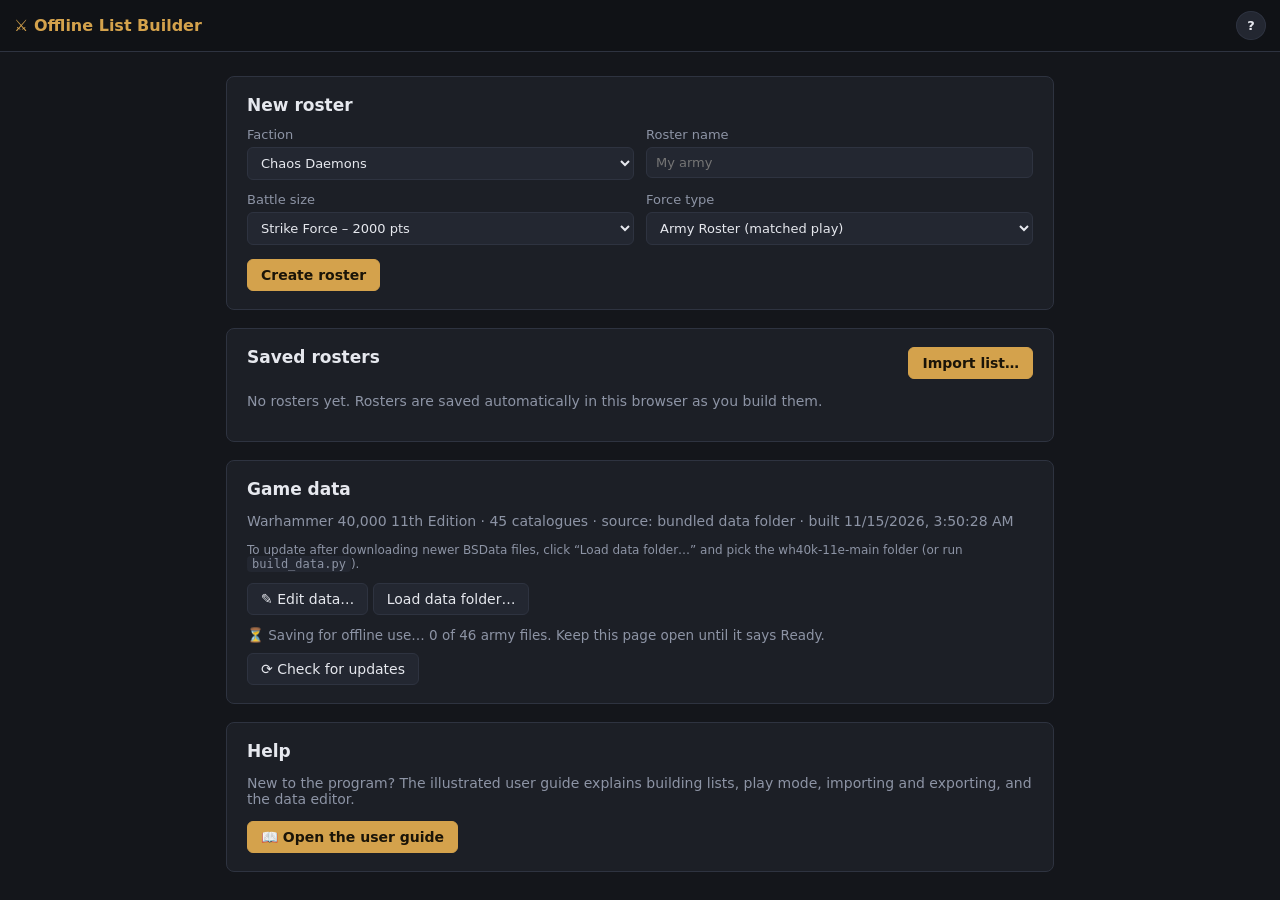
<file: index.html>
<!DOCTYPE html>
<html lang="en">
<head>
<meta charset="utf-8">
<meta name="viewport" content="width=device-width, initial-scale=1">
<title>Offline List Builder – Warhammer 40,000</title>
<link rel="stylesheet" href="css/app.css">
<link rel="manifest" href="manifest.webmanifest">
<meta name="theme-color" content="#14161b">
<link rel="icon" href="icons/app-192.png">
<link rel="apple-touch-icon" href="icons/apple-touch-icon.png">
</head>
<body>
<header id="topbar">
  <div class="brand" data-act="home" title="Home">⚔ <span>Offline List Builder</span></div>
  <div id="topbar-roster"></div>
  <a class="btn sm" id="help-btn" href="help.html" target="_blank" title="Help – open the user guide">?</a>
</header>
<main id="main"><div class="loading">Loading…</div></main>
<div id="modal" class="modal hidden"><div class="modal-box"><div id="modal-body"></div></div></div>
<div id="toast" class="toast hidden"></div>
<div id="print-area"></div>
<input type="file" id="file-import" accept=".json,application/json" hidden>
<input type="file" id="ros-import" accept=".ros,.rosz" hidden>
<input type="file" id="folder-import" webkitdirectory directory multiple hidden>
<script src="data/manifest.js"></script>
<script src="js/engine.js"></script>
<script src="js/listio.js"></script>
<script src="js/app.js"></script>
<script src="js/play.js"></script>
<script>if ('serviceWorker' in navigator && /^https?:$/.test(location.protocol)) { navigator.serviceWorker.register('sw.js').catch(() => {}); navigator.serviceWorker.ready.then(r => { if (r.active) r.active.postMessage('save-all'); }); }</script>
</body>
</html>
</file>
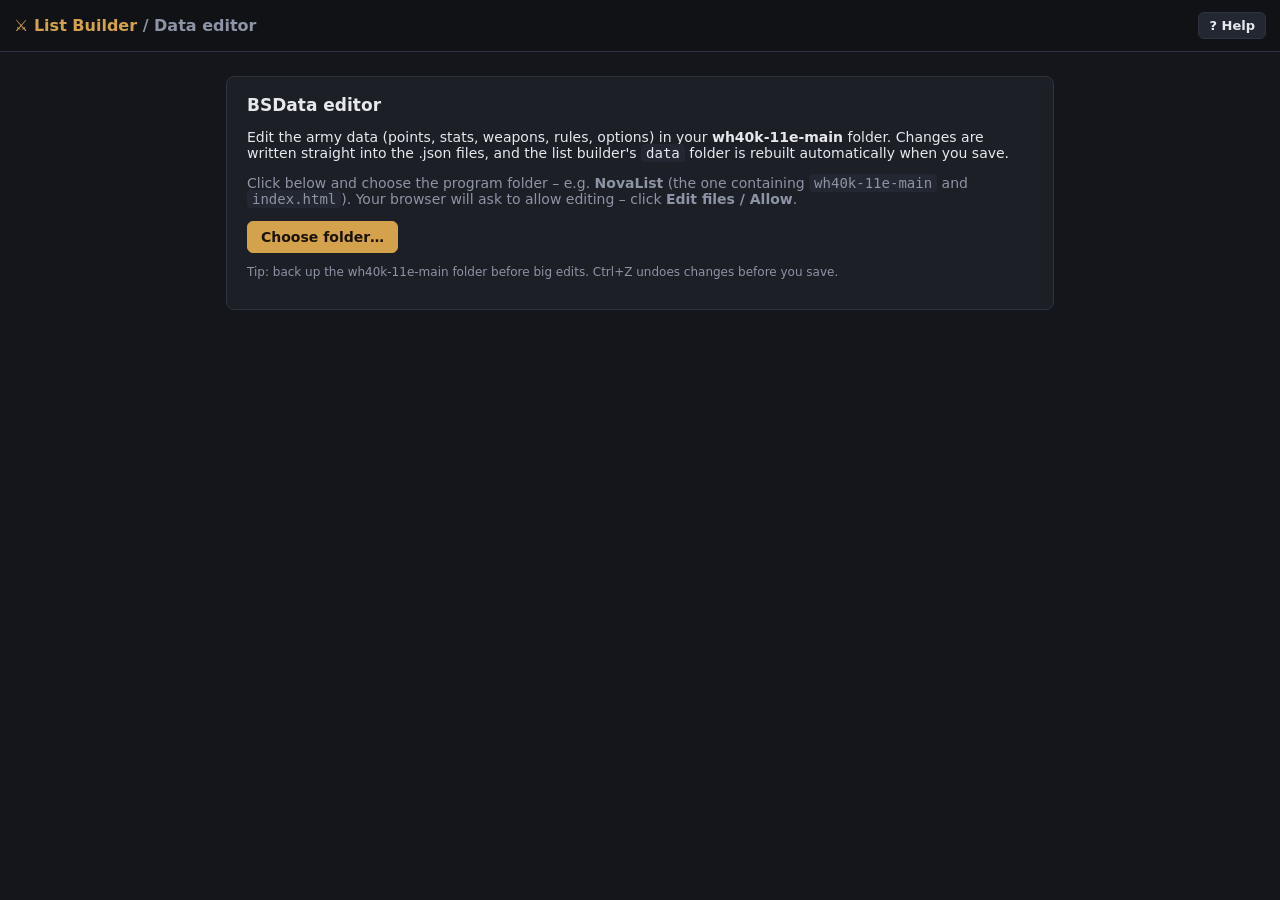
<file: editor.html>
<!DOCTYPE html>
<html lang="en">
<head>
<meta charset="utf-8">
<meta name="viewport" content="width=device-width, initial-scale=1">
<title>BSData Editor – Offline List Builder</title>
<link rel="stylesheet" href="css/app.css">
<link rel="stylesheet" href="css/editor.css">
<link rel="manifest" href="manifest.webmanifest">
<meta name="theme-color" content="#14161b">
<link rel="icon" href="icons/app-192.png">
<link rel="apple-touch-icon" href="icons/apple-touch-icon.png">
</head>
<body class="editor">
<header id="topbar">
  <div class="brand"><a href="index.html" title="Back to list builder">⚔ <span>List Builder</span></a> <span class="muted">/ Data editor</span></div>
  <div id="ed-top"></div>
  <a class="btn sm" id="help-btn" href="help.html#editor" target="_blank" title="Help – open the user guide">? Help</a>
</header>
<main id="main"><div class="loading">Loading…</div></main>
<div id="modal" class="modal hidden"><div class="modal-box"><div id="modal-body"></div></div></div>
<div id="toast" class="toast hidden"></div>
<input type="file" id="folder-input" webkitdirectory directory multiple hidden>
<script src="js/bsformat.js"></script>
<script src="js/datacheck.js"></script>
<script src="js/editor.js"></script>
<script>if ('serviceWorker' in navigator && /^https?:$/.test(location.protocol)) { navigator.serviceWorker.register('sw.js').catch(() => {}); navigator.serviceWorker.ready.then(r => { if (r.active) r.active.postMessage('save-all'); }); }</script>
</body>
</html>
</file>
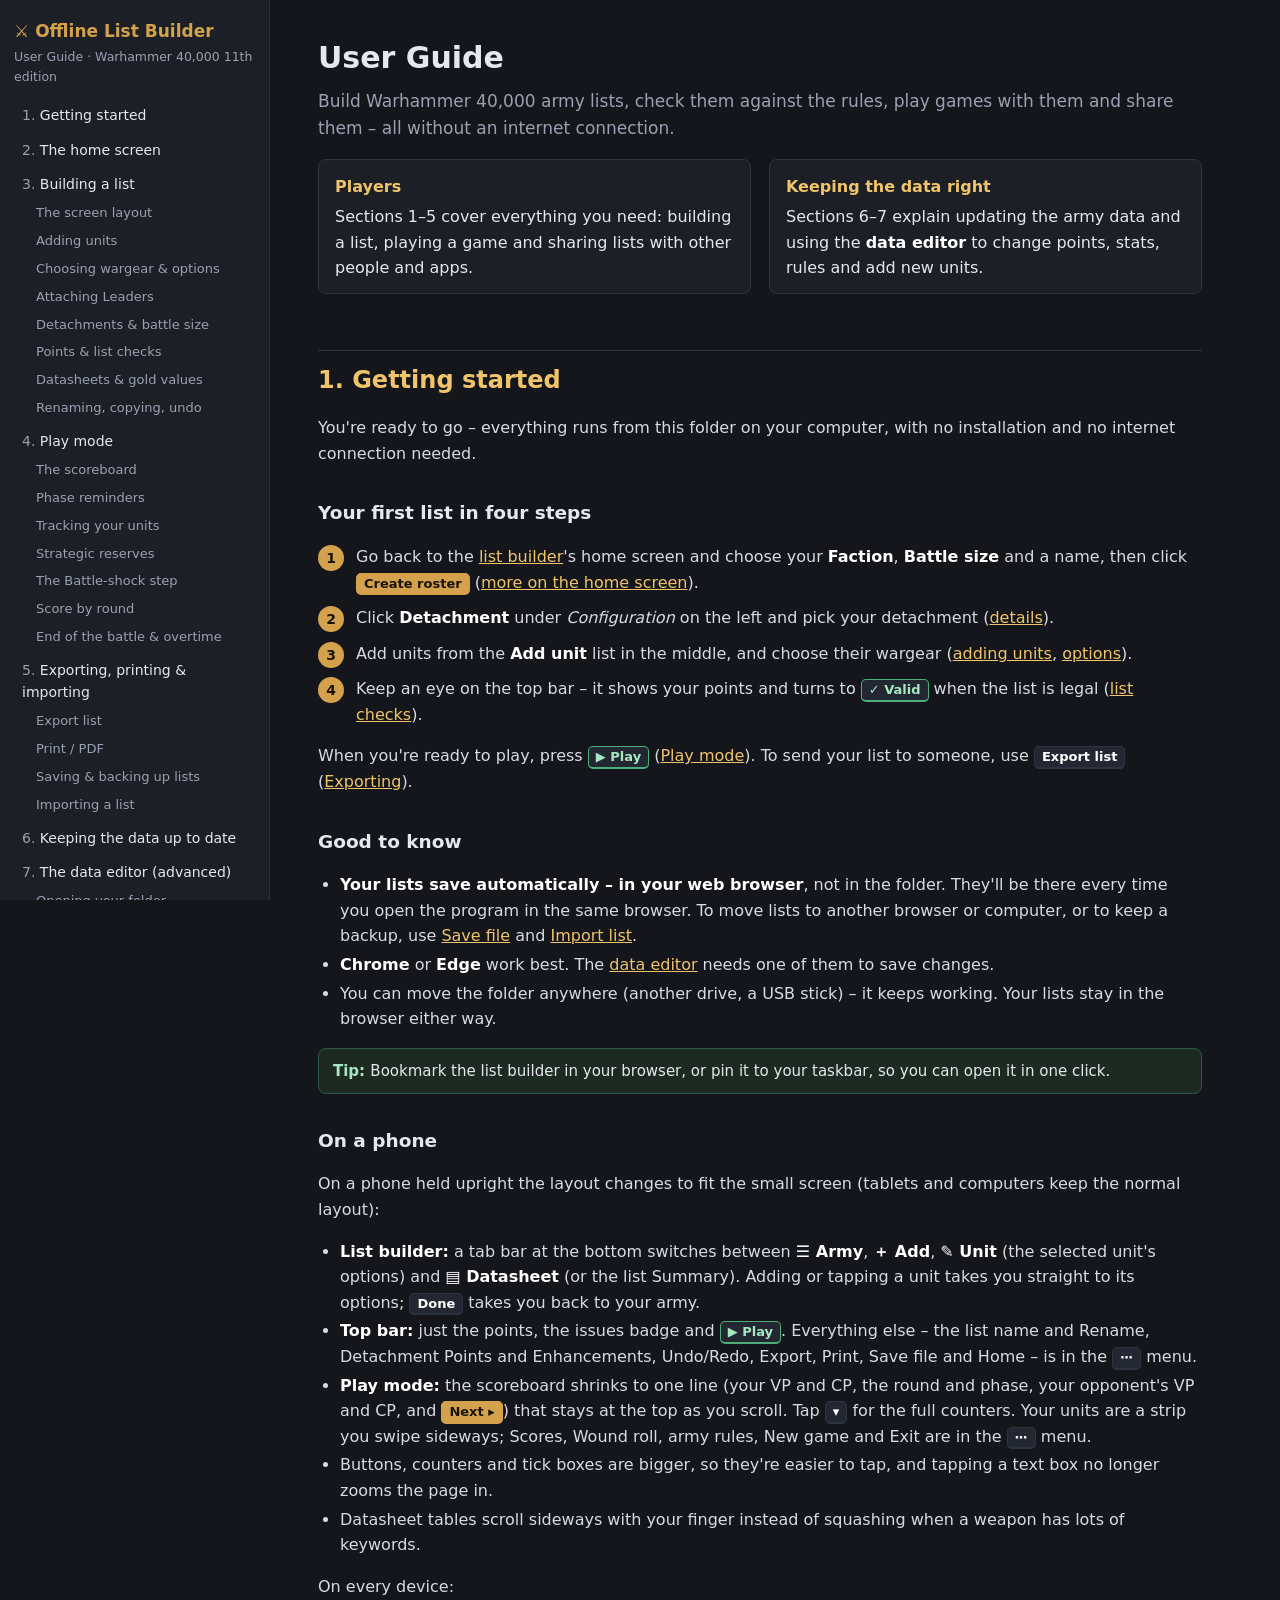
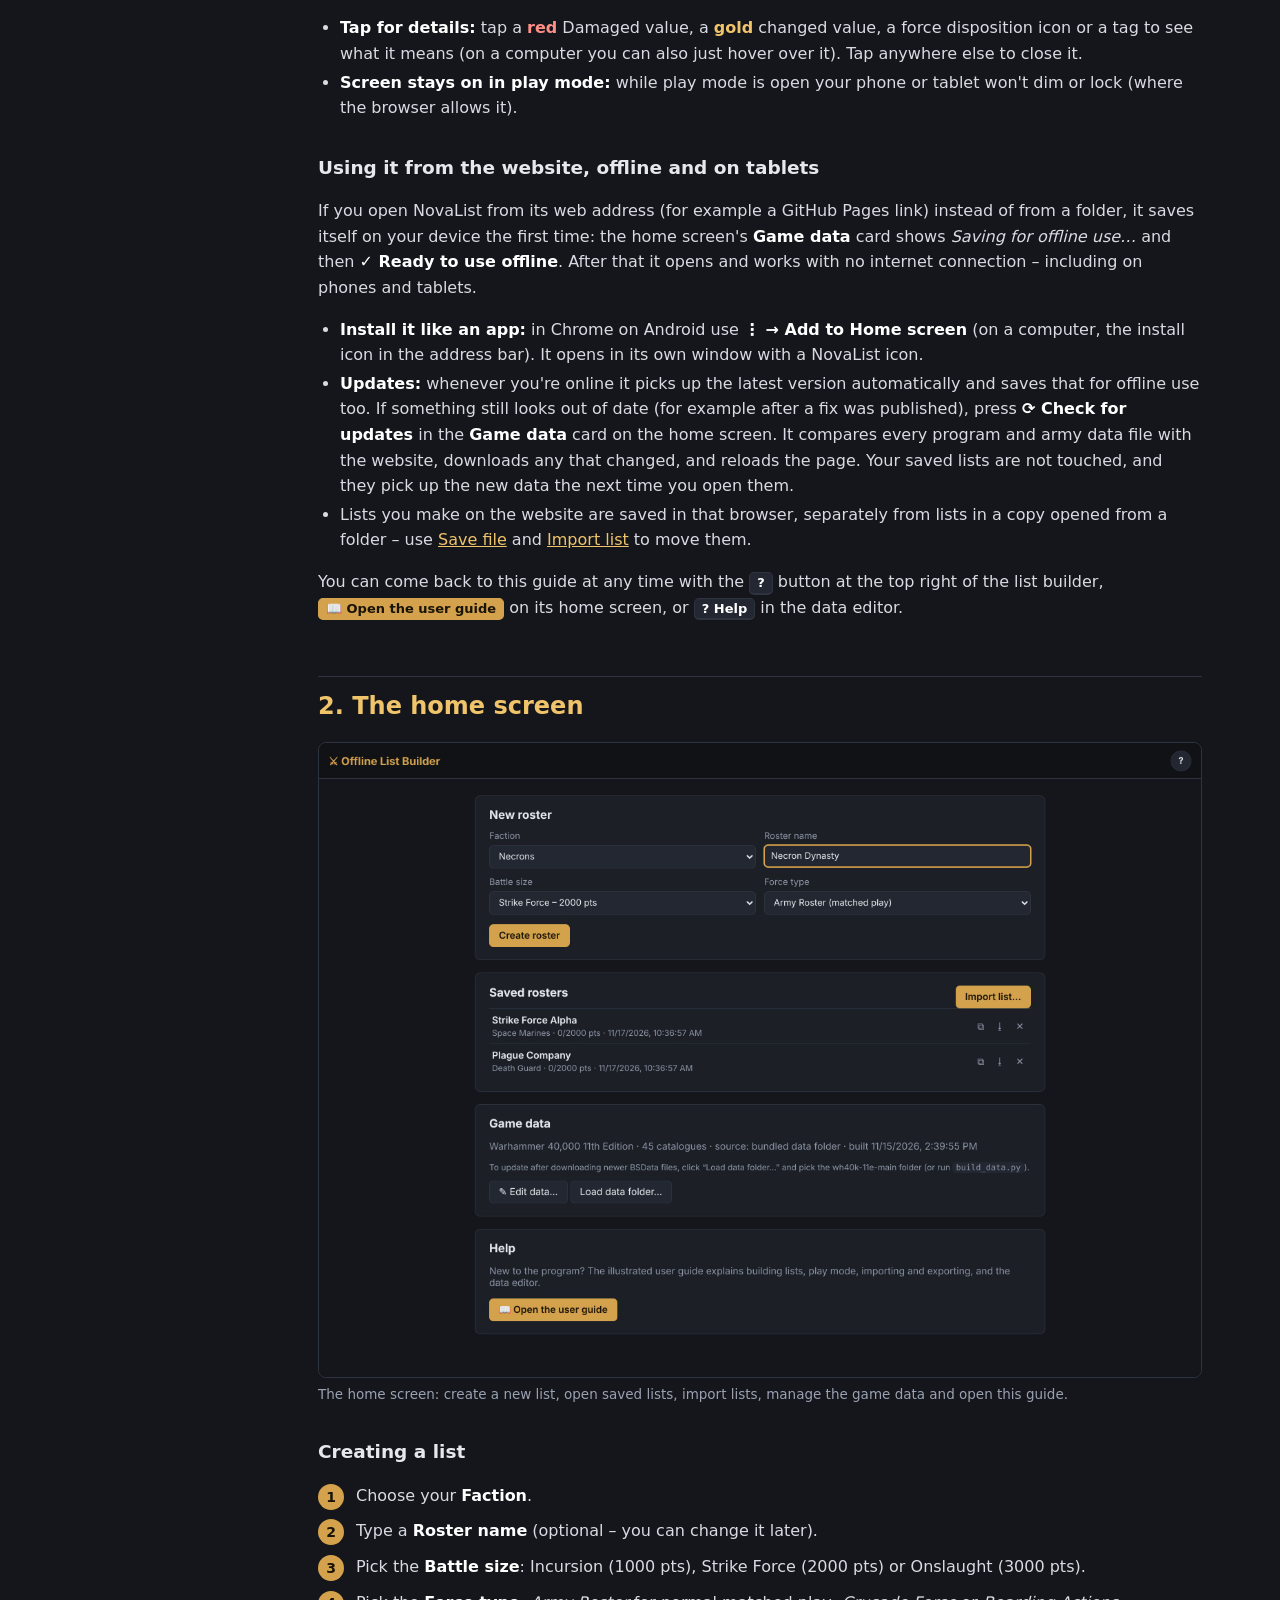
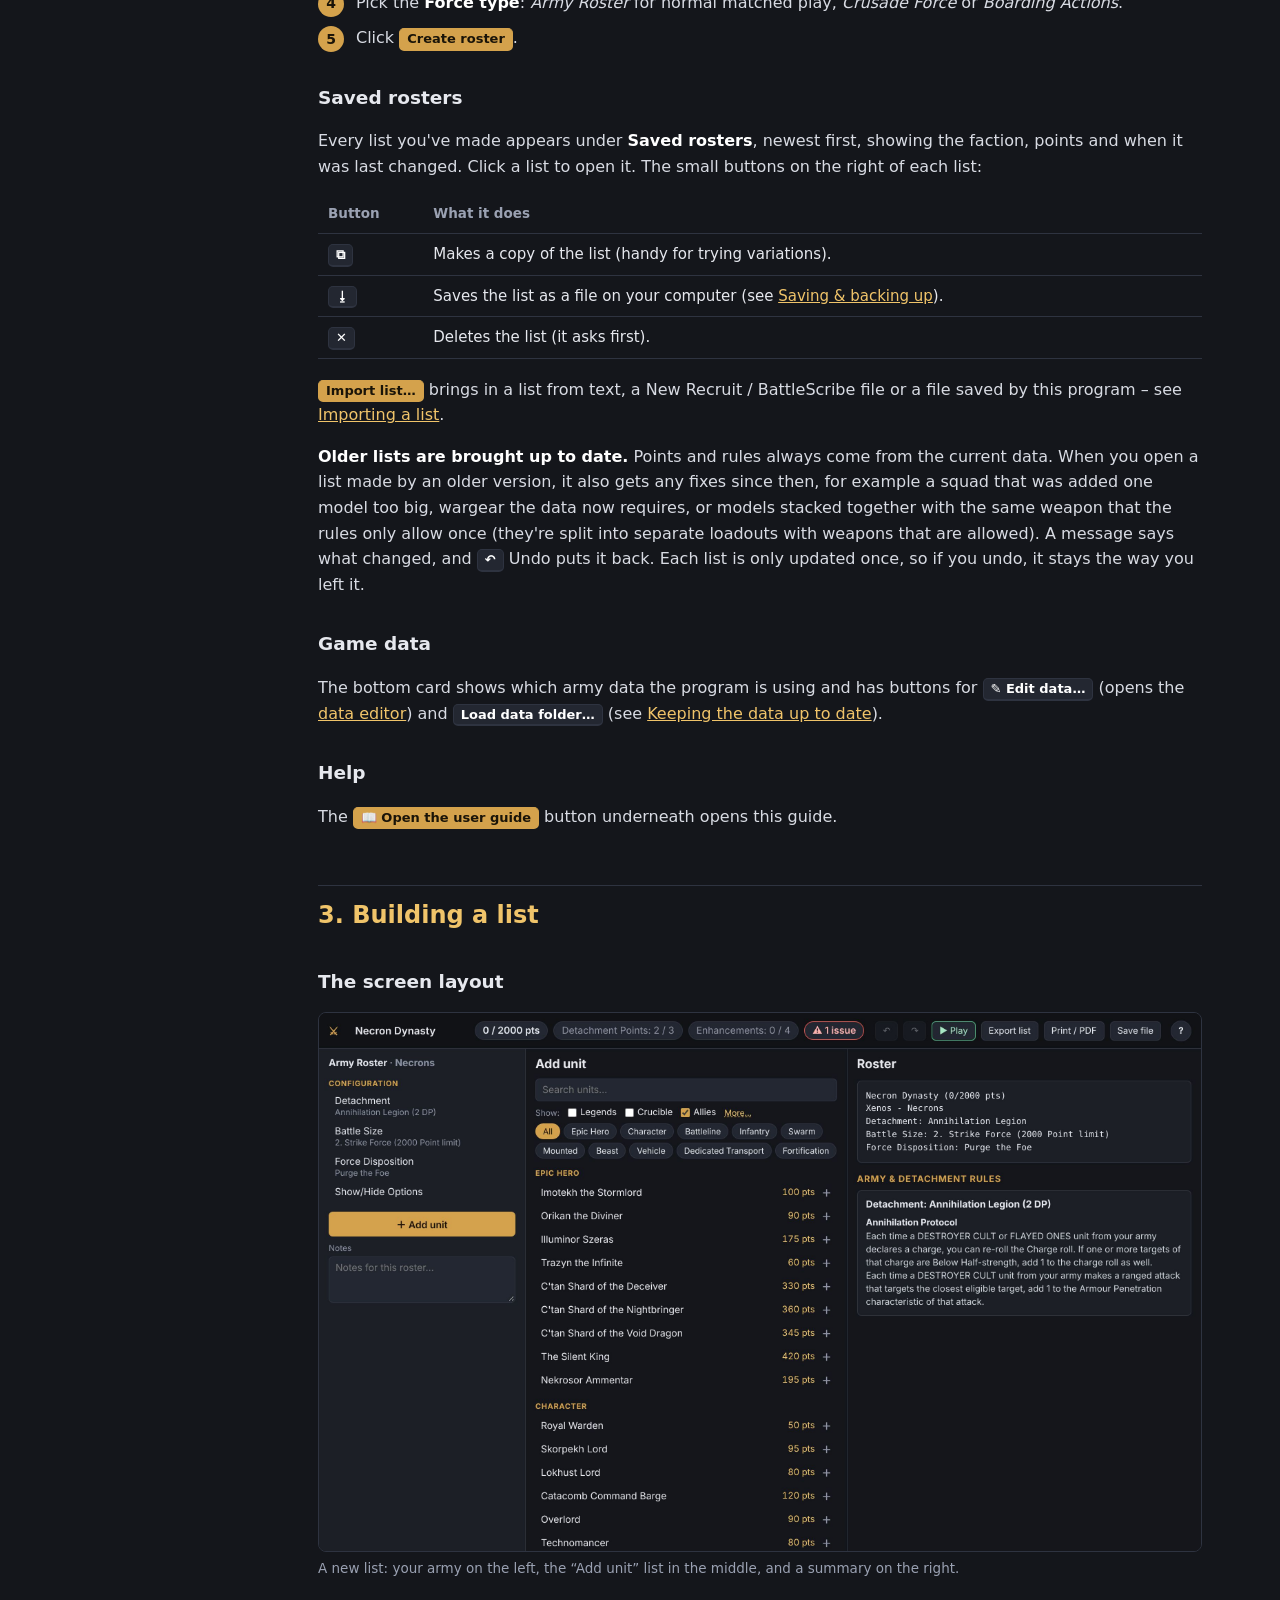
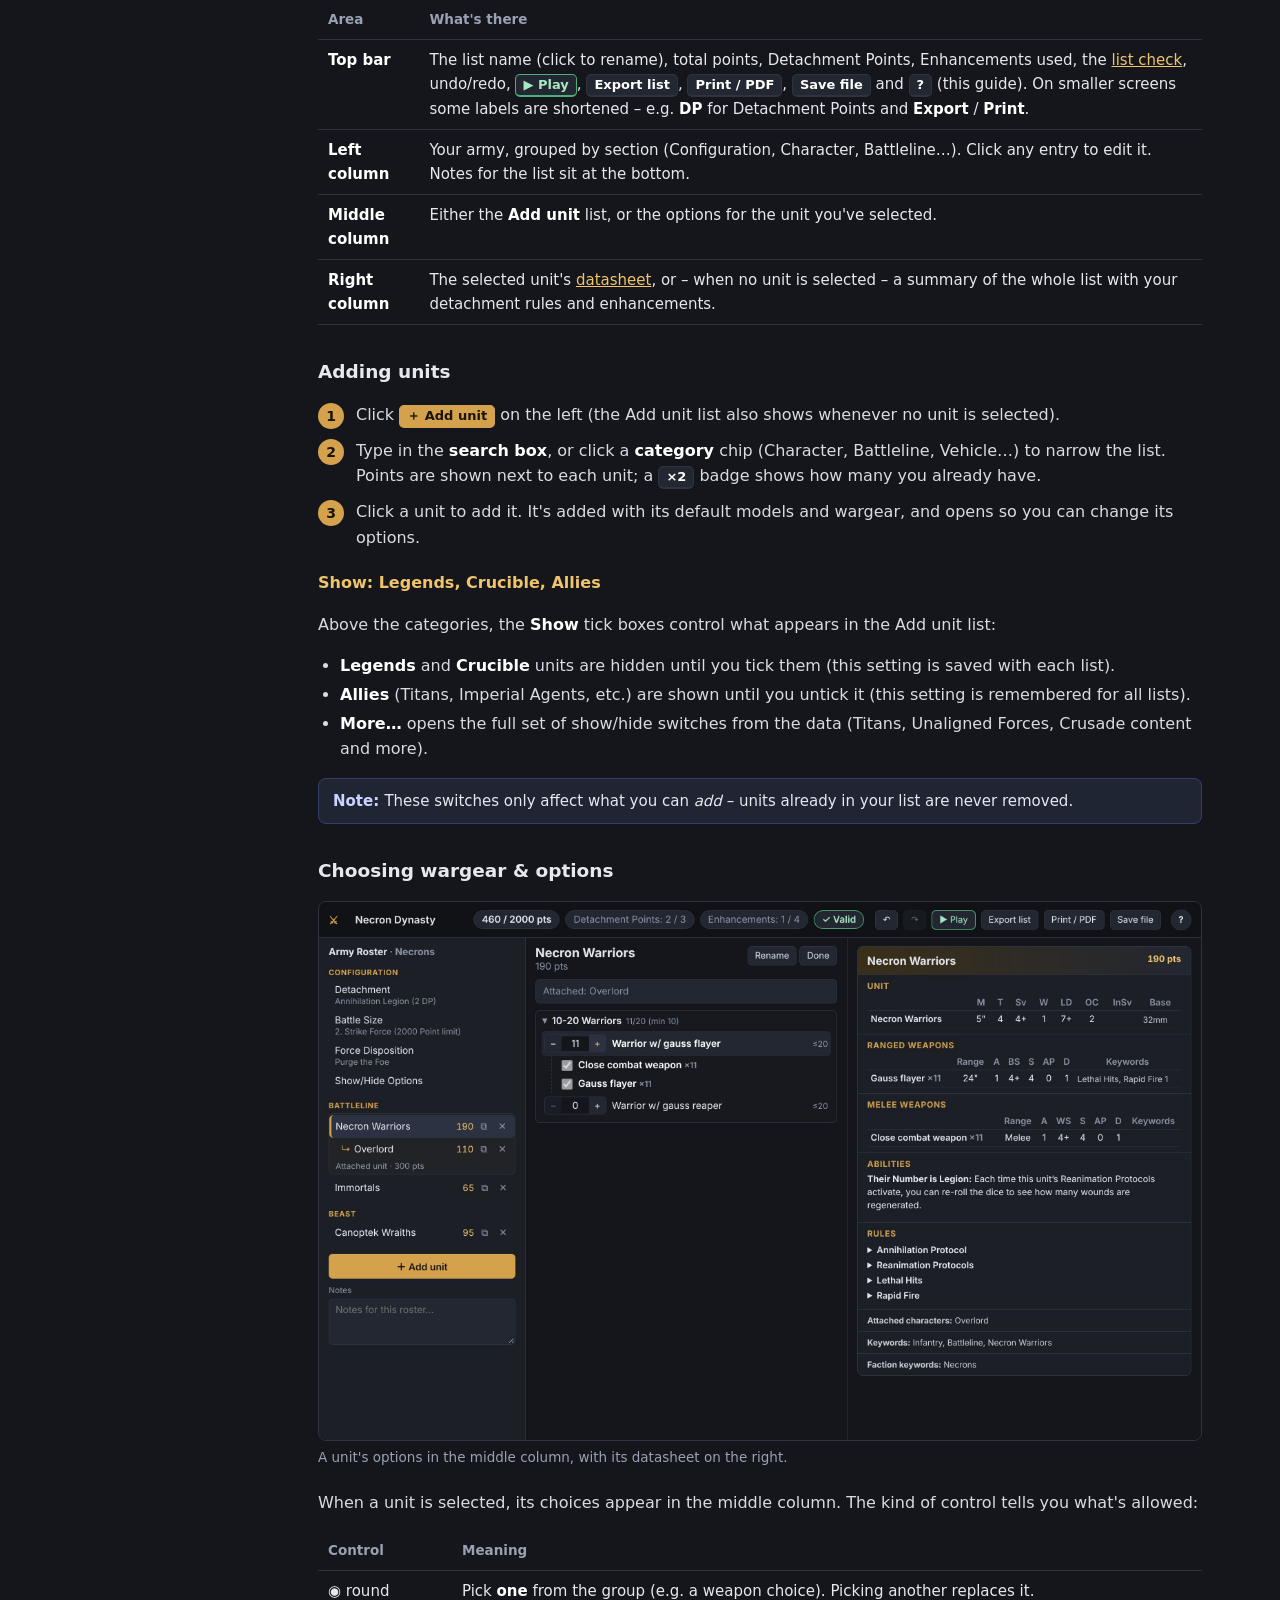
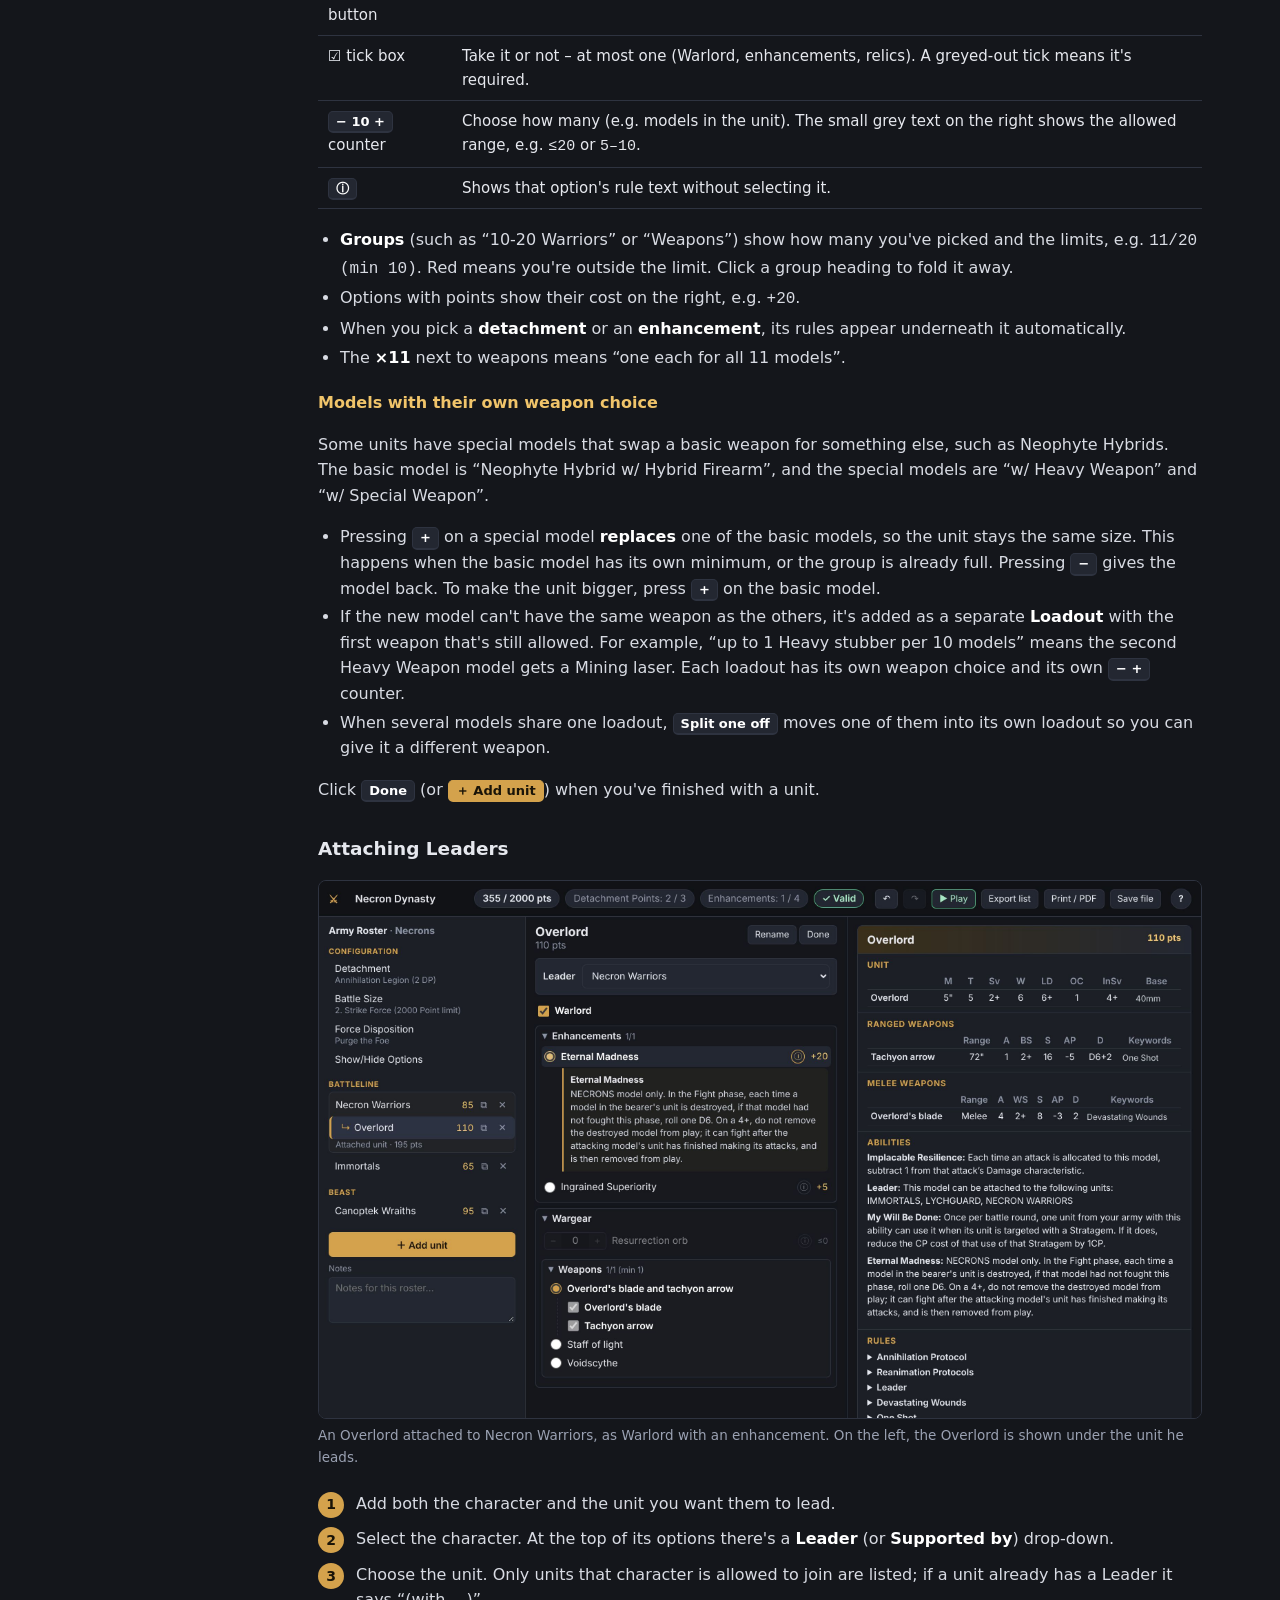
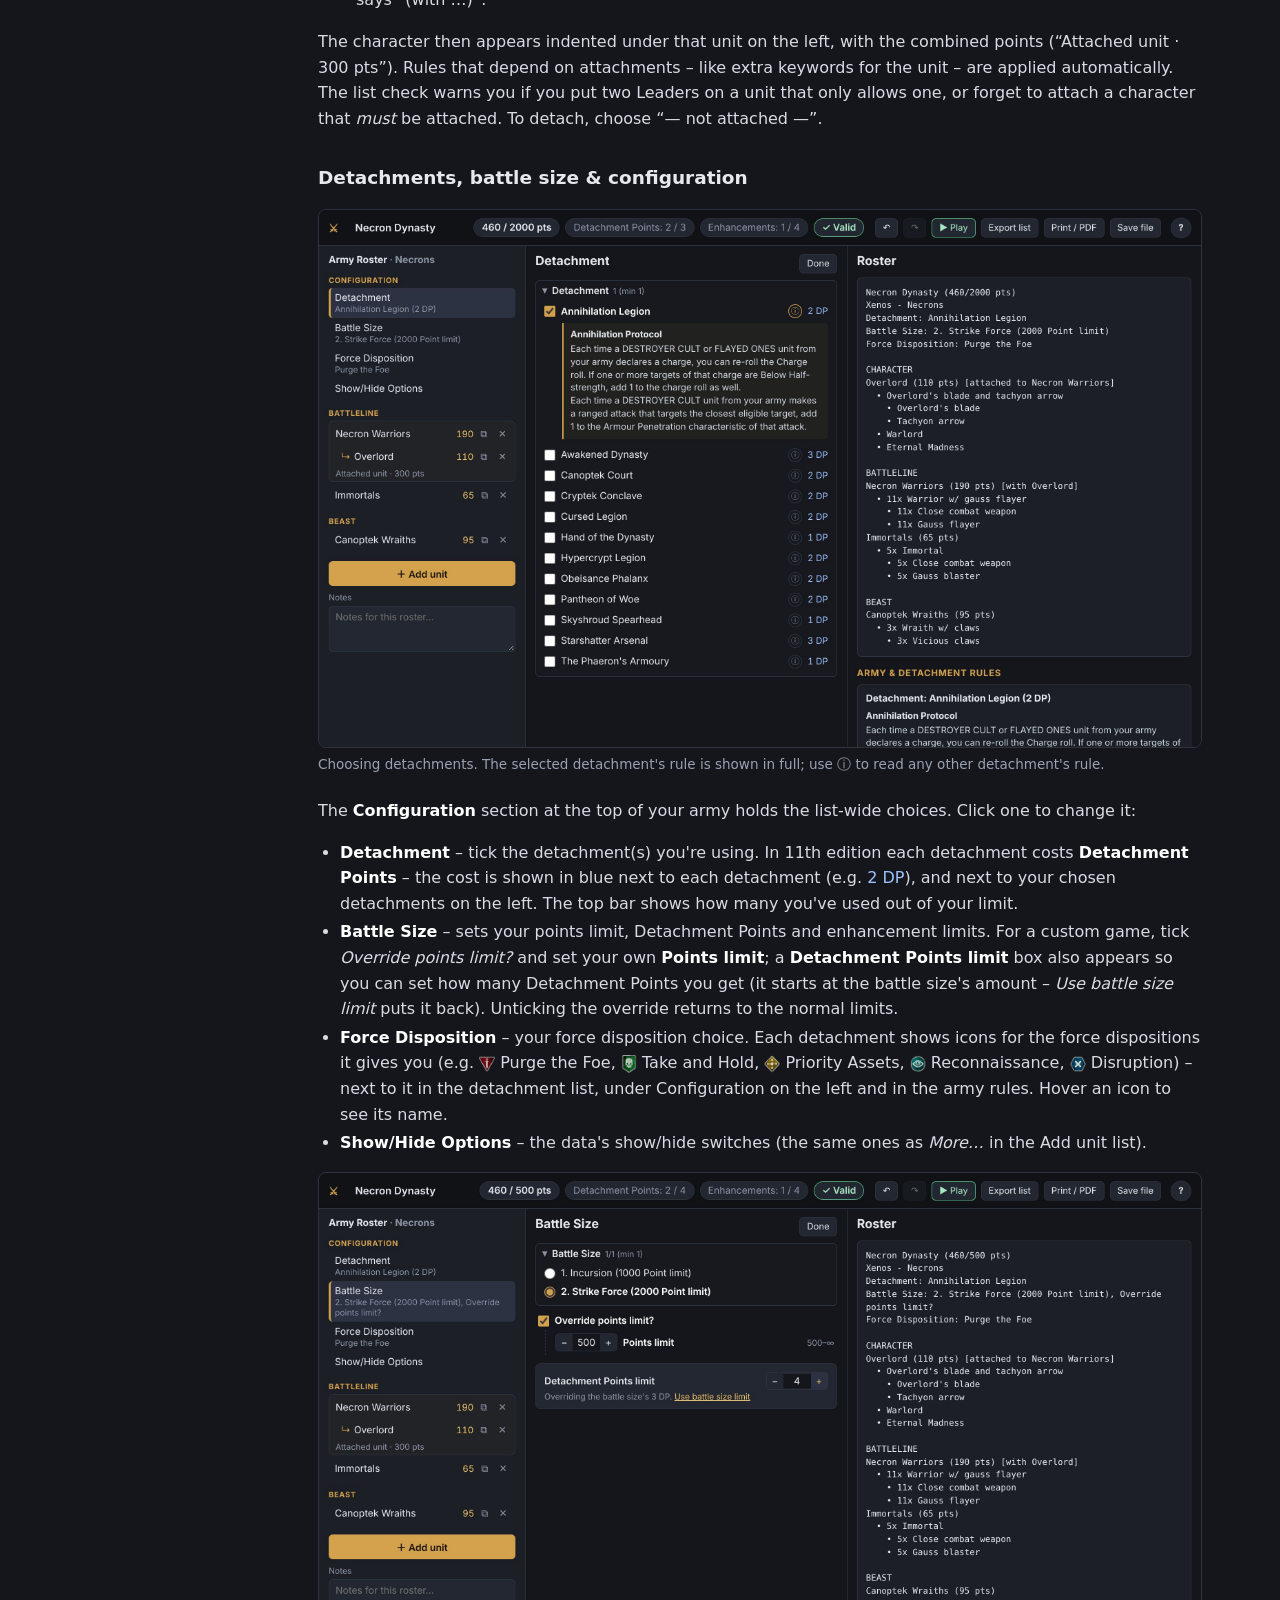
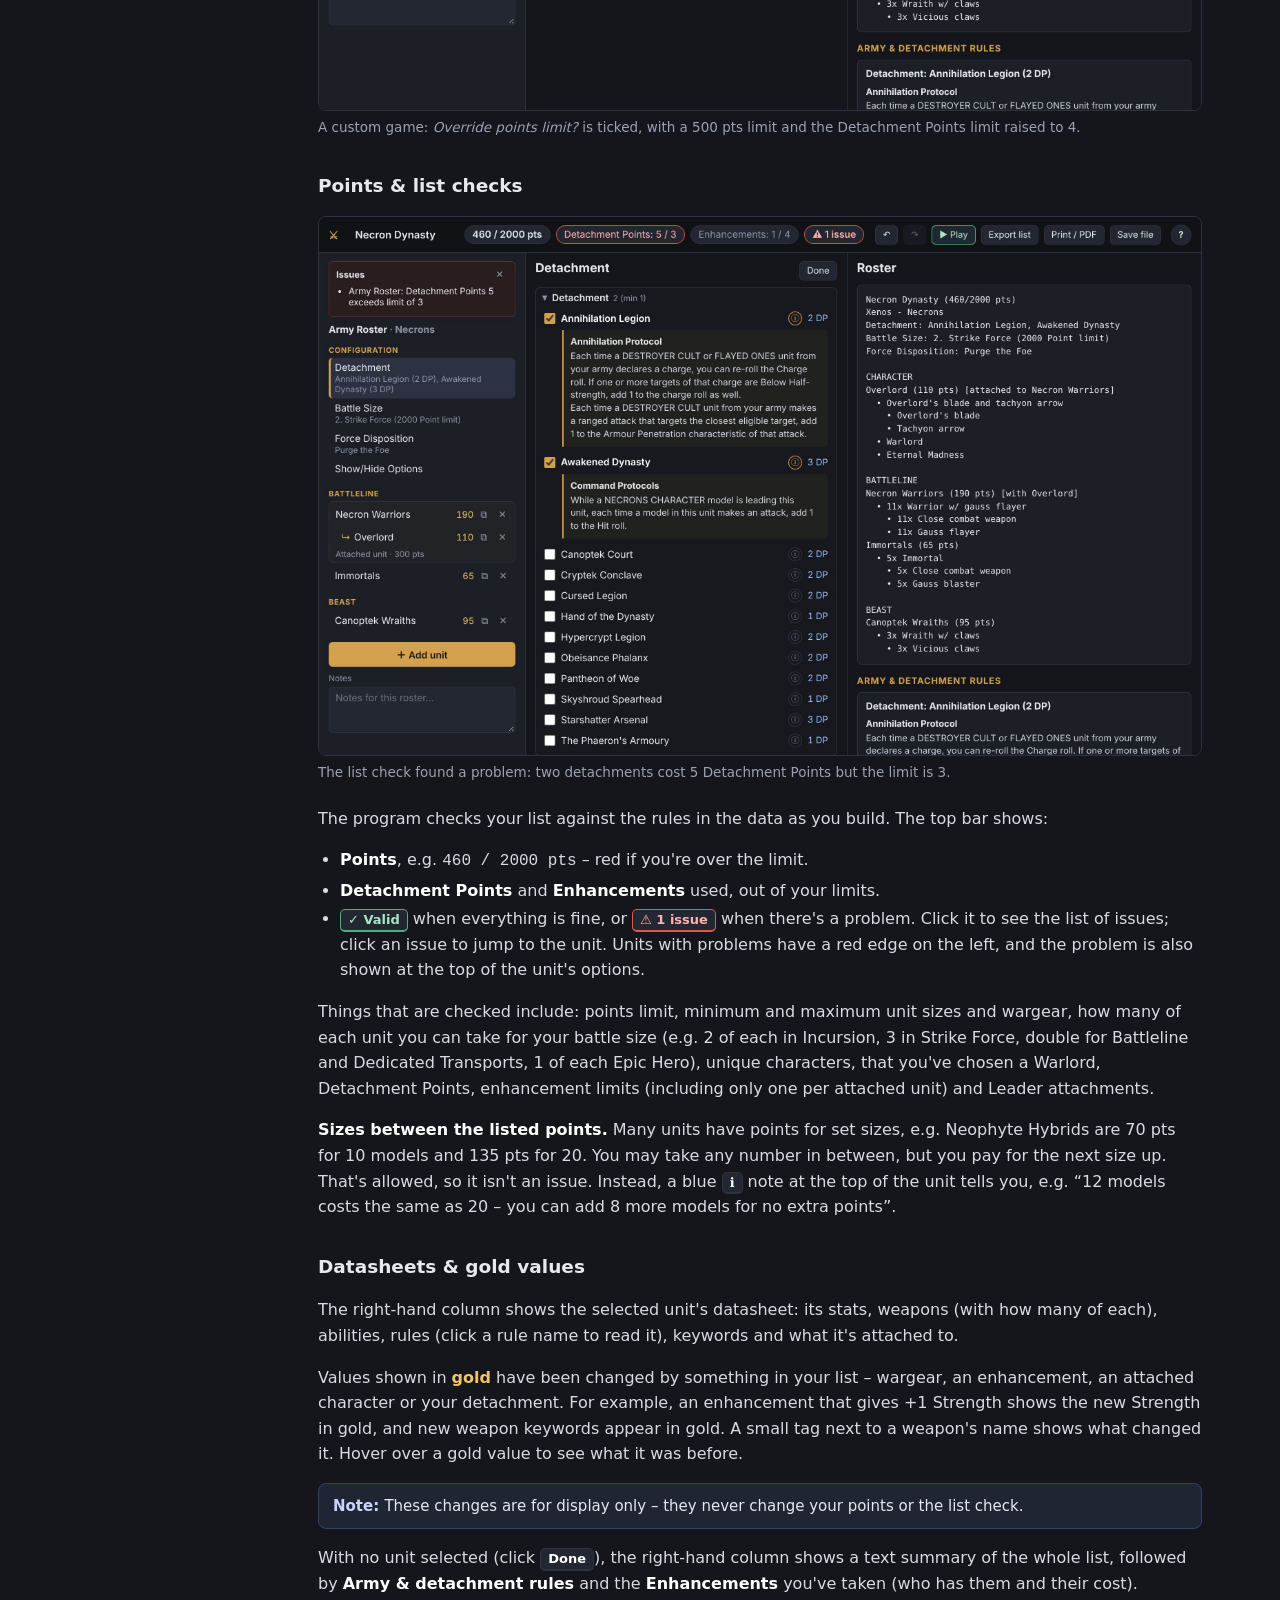
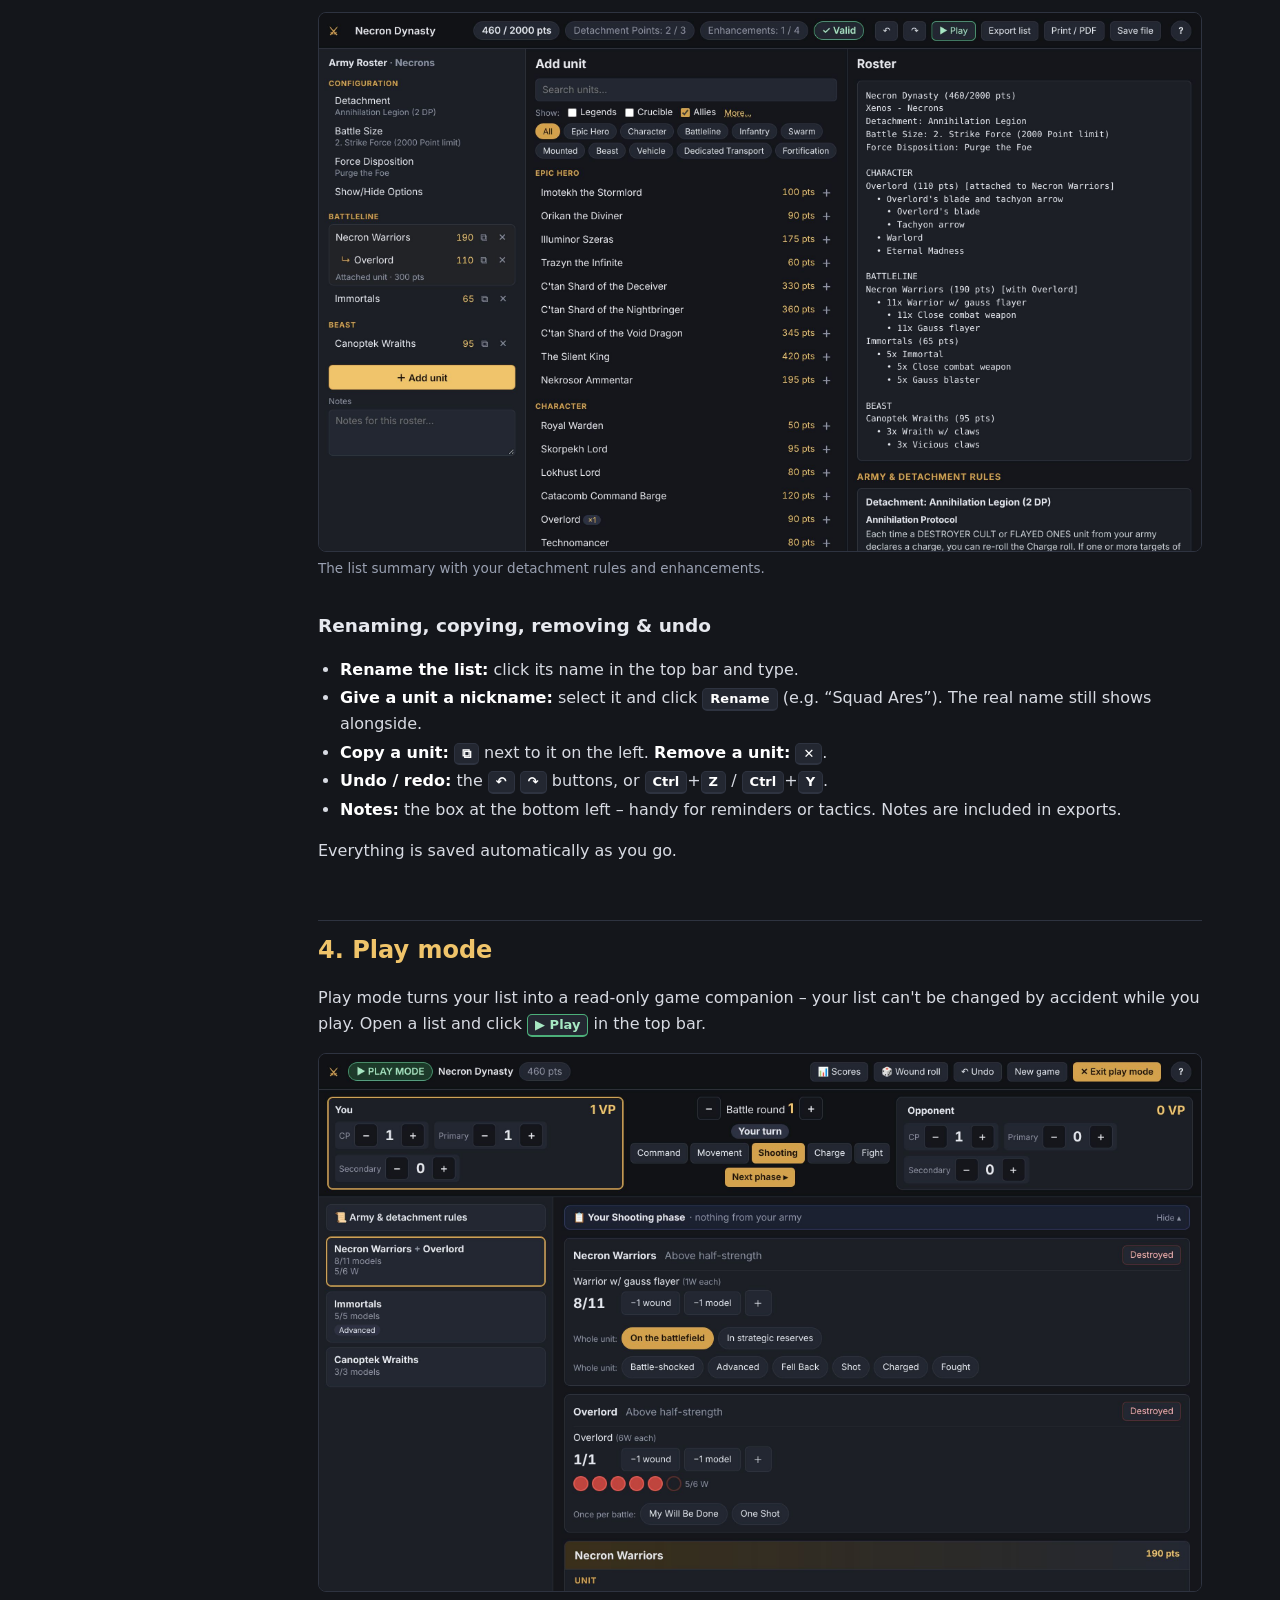
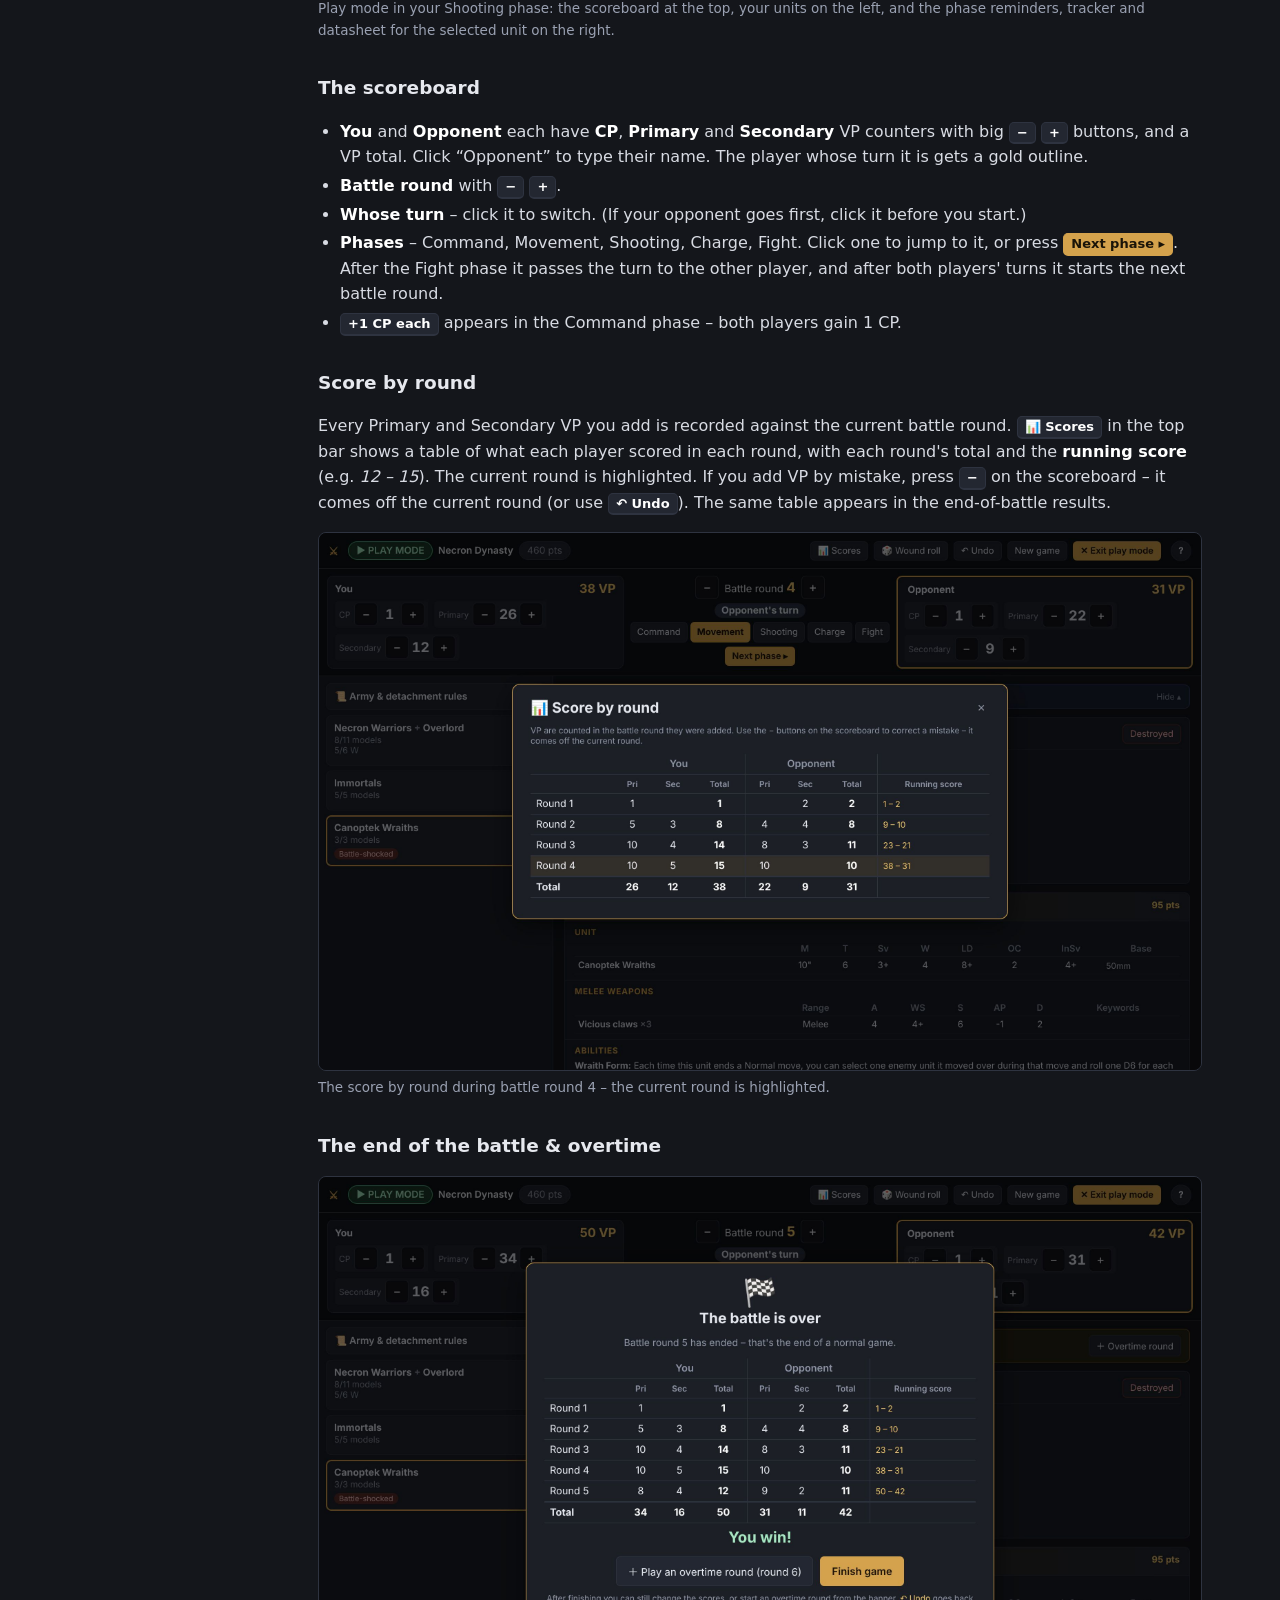
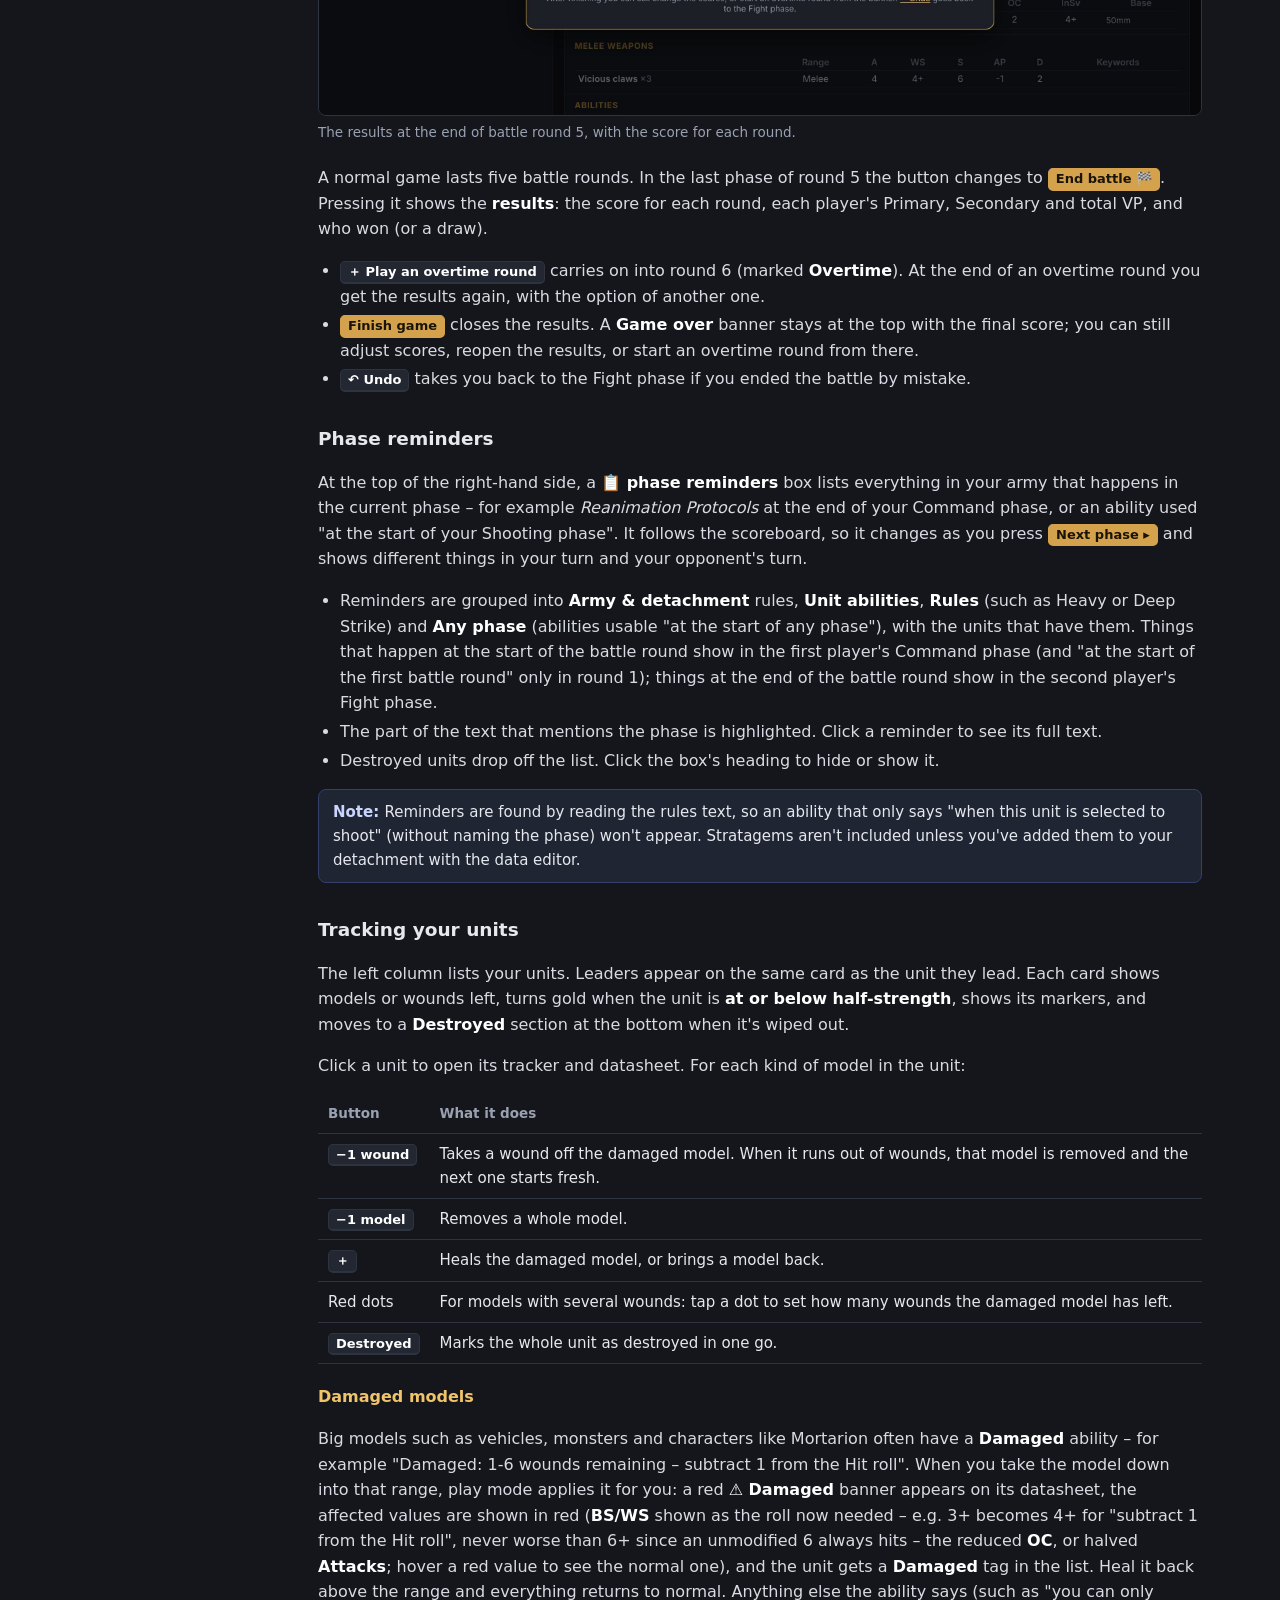
<file: help.html>
<!DOCTYPE html>
<html lang="en">
<head>
<meta charset="utf-8">
<meta name="viewport" content="width=device-width, initial-scale=1">
<title>User Guide – Offline List Builder</title>
<style>
:root { --bg:#14161b; --panel:#1c1f26; --panel2:#232731; --line:#2e3340; --text:#e6e8ee; --muted:#9aa1b2; --accent:#d4a24c; --accent2:#f0c46a; --good:#4caf7a; --bad:#e0574f; }
* { box-sizing: border-box; }
html { scroll-behavior: smooth; scroll-padding-top: 16px; }
body { margin: 0; background: var(--bg); color: var(--text); font: 16px/1.6 "Segoe UI", system-ui, -apple-system, Roboto, Arial, sans-serif; }
a { color: var(--accent2); }
.wrap { display: grid; grid-template-columns: 270px minmax(0, 1fr); min-height: 100vh; }
nav { position: sticky; top: 0; height: 100vh; overflow: auto; background: var(--panel); border-right: 1px solid var(--line); padding: 18px 14px 40px; font-size: 14px; }
nav .brand { font-weight: 700; color: var(--accent); font-size: 17px; margin-bottom: 2px; }
nav .sub { color: var(--muted); font-size: 12.5px; margin-bottom: 14px; }
nav ol { list-style: none; margin: 0; padding: 0; counter-reset: s; }
nav > ol > li { counter-increment: s; margin: 6px 0 2px; }
nav > ol > li > a::before { content: counter(s) ". "; color: var(--muted); }
nav a { color: var(--text); text-decoration: none; display: block; padding: 3px 8px; border-radius: 5px; }
nav a:hover { background: var(--panel2); color: var(--accent2); }
nav ol ol { padding-left: 14px; }
nav ol ol a { color: var(--muted); font-size: 13px; padding: 2px 8px; }
nav .back { display: inline-block; margin-top: 16px; padding: 7px 12px; border: 1px solid var(--line); border-radius: 6px; }
main { padding: 34px 48px 120px; max-width: 980px; }
h1 { font-size: 30px; margin: 0 0 6px; }
h1 + .lead { color: var(--muted); font-size: 17px; margin-top: 0; }
h2 { font-size: 24px; margin: 56px 0 10px; padding-top: 10px; border-top: 1px solid var(--line); color: var(--accent2); }
h3 { font-size: 18.5px; margin: 32px 0 6px; }
h4 { font-size: 16px; margin: 20px 0 4px; color: var(--accent2); }
p, li { color: #d8dbe3; }
ul, ol { padding-left: 22px; }
li { margin: 3px 0; }
b, strong { color: #fff; }
kbd, .ui { display: inline-block; font: 600 13px/1.35 "Segoe UI", system-ui, sans-serif; background: var(--panel2); border: 1px solid var(--line); border-bottom-width: 2px; border-radius: 5px; padding: 1px 7px; color: #fff; white-space: nowrap; }
.ui.gold { background: var(--accent); color: #1a1408; border-color: var(--accent); }
.ui.green { border-color: var(--good); color: #a7e8c3; }
figure { margin: 16px 0 22px; }
figure img { width: 100%; border: 1px solid var(--line); border-radius: 8px; display: block; }
figcaption { color: var(--muted); font-size: 13.5px; margin-top: 6px; }
.tip, .note, .warn { border-radius: 8px; padding: 10px 14px; margin: 14px 0; font-size: 15px; }
.tip { background: #1d2a22; border: 1px solid #2f5a45; }
.note { background: #1f2533; border: 1px solid #34406a; }
.warn { background: #2a2416; border: 1px solid #6a5226; }
.tip::before { content: "Tip: "; font-weight: 700; color: #a7e8c3; }
.note::before { content: "Note: "; font-weight: 700; color: #c9d5ff; }
.warn::before { content: "Careful: "; font-weight: 700; color: var(--accent2); }
table { border-collapse: collapse; width: 100%; margin: 12px 0 18px; font-size: 15px; }
th, td { text-align: left; padding: 8px 10px; border-bottom: 1px solid var(--line); vertical-align: top; }
th { color: var(--muted); font-weight: 600; font-size: 13.5px; }
.steps { counter-reset: st; list-style: none; padding-left: 0; }
.steps > li { counter-increment: st; position: relative; padding-left: 38px; margin: 10px 0; }
.steps > li::before { content: counter(st); position: absolute; left: 0; top: 1px; width: 26px; height: 26px; border-radius: 50%; background: var(--accent); color: #1a1408; font-weight: 700; display: flex; align-items: center; justify-content: center; font-size: 14px; }
.cols { display: grid; grid-template-columns: 1fr 1fr; gap: 18px; }
.box { background: var(--panel); border: 1px solid var(--line); border-radius: 8px; padding: 12px 16px; }
.box h4 { margin-top: 2px; }
.top { font-size: 13px; color: var(--muted); }
@media (max-width: 900px) { .wrap { grid-template-columns: 1fr; } nav { position: static; height: auto; } main { padding: 24px 18px 80px; } .cols { grid-template-columns: 1fr; } }
@media print {
  body { background: #fff; color: #000; font-size: 12pt; }
  nav, .top { display: none; }
  .wrap { display: block; } main { max-width: none; padding: 0; }
  h2 { color: #000; break-before: page; border: none; } h4 { color: #000; }
  p, li, td { color: #000; } b, strong { color: #000; }
  .tip, .note, .warn, .box { background: #fff; border: 1px solid #999; }
  kbd, .ui { background: #eee; color: #000; border-color: #999; }
  figure { break-inside: avoid; } figure img { border-color: #999; }
  a { color: #000; text-decoration: none; }
}
</style>
<link rel="manifest" href="manifest.webmanifest">
<meta name="theme-color" content="#14161b">
<link rel="icon" href="icons/app-192.png">
<link rel="apple-touch-icon" href="icons/apple-touch-icon.png">
</head>
<body>
<div class="wrap">
<nav>
  <div class="brand">⚔ Offline List Builder</div>
  <div class="sub">User Guide · Warhammer 40,000 11th edition</div>
  <ol>
    <li><a href="#start">Getting started</a></li>
    <li><a href="#home">The home screen</a></li>
    <li><a href="#build">Building a list</a>
      <ol>
        <li><a href="#layout">The screen layout</a></li>
        <li><a href="#adding">Adding units</a></li>
        <li><a href="#options">Choosing wargear &amp; options</a></li>
        <li><a href="#leaders">Attaching Leaders</a></li>
        <li><a href="#config">Detachments &amp; battle size</a></li>
        <li><a href="#checks">Points &amp; list checks</a></li>
        <li><a href="#datasheets">Datasheets &amp; gold values</a></li>
        <li><a href="#managing">Renaming, copying, undo</a></li>
      </ol></li>
    <li><a href="#play">Play mode</a>
      <ol>
        <li><a href="#scoreboard">The scoreboard</a></li>
        <li><a href="#reminders">Phase reminders</a></li>
        <li><a href="#tracking">Tracking your units</a></li>
        <li><a href="#reserves">Strategic reserves</a></li>
        <li><a href="#battleshock">The Battle-shock step</a></li>
        <li><a href="#scores">Score by round</a></li>
        <li><a href="#gameend">End of the battle &amp; overtime</a></li>
      </ol></li>
    <li><a href="#share">Exporting, printing &amp; importing</a>
      <ol>
        <li><a href="#export">Export list</a></li>
        <li><a href="#print">Print / PDF</a></li>
        <li><a href="#savefile">Saving &amp; backing up lists</a></li>
        <li><a href="#import">Importing a list</a></li>
      </ol></li>
    <li><a href="#data">Keeping the data up to date</a></li>
    <li><a href="#editor">The data editor (advanced)</a>
      <ol>
        <li><a href="#ed-open">Opening your folder</a></li>
        <li><a href="#ed-find">Finding things</a></li>
        <li><a href="#ed-unit">The unit page</a></li>
        <li><a href="#ed-points">The points table</a></li>
        <li><a href="#ed-new">Adding a new unit</a></li>
        <li><a href="#ed-det">Adding a new detachment</a></li>
        <li><a href="#ed-lead">Leaders: “Can lead”</a></li>
        <li><a href="#ed-strat">Adding stratagems</a></li>
        <li><a href="#ed-check">Check data</a></li>
        <li><a href="#ed-save">Saving &amp; backups</a></li>
      </ol></li>
    <li><a href="#faq">Troubleshooting &amp; FAQ</a></li>
    <li><a href="#keys">Keyboard shortcuts</a></li>
    <li><a href="#about">About the data</a></li>
  </ol>
  <a class="back" href="index.html">← Back to the list builder</a>
</nav>

<main>
<h1>User Guide</h1>
<p class="lead">Build Warhammer 40,000 army lists, check them against the rules, play games with them and share them – all without an internet connection.</p>

<div class="cols">
  <div class="box"><h4>Players</h4>Sections 1–5 cover everything you need: building a list, playing a game and sharing lists with other people and apps.</div>
  <div class="box"><h4>Keeping the data right</h4>Sections 6–7 explain updating the army data and using the <b>data editor</b> to change points, stats, rules and add new units.</div>
</div>

<!-- ============================================================ -->
<h2 id="start">1. Getting started</h2>
<p>You're ready to go – everything runs from this folder on your computer, with no installation and no internet connection needed.</p>
<h3>Your first list in four steps</h3>
<ol class="steps">
  <li>Go back to the <a href="index.html">list builder</a>'s home screen and choose your <b>Faction</b>, <b>Battle size</b> and a name, then click <span class="ui gold">Create roster</span> (<a href="#home">more on the home screen</a>).</li>
  <li>Click <b>Detachment</b> under <i>Configuration</i> on the left and pick your detachment (<a href="#config">details</a>).</li>
  <li>Add units from the <b>Add unit</b> list in the middle, and choose their wargear (<a href="#adding">adding units</a>, <a href="#options">options</a>).</li>
  <li>Keep an eye on the top bar – it shows your points and turns to <span class="ui green">✓ Valid</span> when the list is legal (<a href="#checks">list checks</a>).</li>
</ol>
<p>When you're ready to play, press <span class="ui green">▶ Play</span> (<a href="#play">Play mode</a>). To send your list to someone, use <span class="ui">Export list</span> (<a href="#export">Exporting</a>).</p>
<h3>Good to know</h3>
<ul>
  <li><b>Your lists save automatically – in your web browser</b>, not in the folder. They'll be there every time you open the program in the same browser. To move lists to another browser or computer, or to keep a backup, use <a href="#savefile">Save file</a> and <a href="#import">Import list</a>.</li>
  <li><b>Chrome</b> or <b>Edge</b> work best. The <a href="#editor">data editor</a> needs one of them to save changes.</li>
  <li>You can move the folder anywhere (another drive, a USB stick) – it keeps working. Your lists stay in the browser either way.</li>
</ul>
<div class="tip">Bookmark the list builder in your browser, or pin it to your taskbar, so you can open it in one click.</div>
<h3 id="phone">On a phone</h3>
<p>On a phone held upright the layout changes to fit the small screen (tablets and computers keep the normal layout):</p>
<ul>
  <li><b>List builder:</b> a tab bar at the bottom switches between <b>☰ Army</b>, <b>＋ Add</b>, <b>✎ Unit</b> (the selected unit's options) and <b>▤ Datasheet</b> (or the list Summary). Adding or tapping a unit takes you straight to its options; <span class="ui">Done</span> takes you back to your army.</li>
  <li><b>Top bar:</b> just the points, the issues badge and <span class="ui green">▶ Play</span>. Everything else – the list name and Rename, Detachment Points and Enhancements, Undo/Redo, Export, Print, Save file and Home – is in the <span class="ui">⋯</span> menu.</li>
  <li><b>Play mode:</b> the scoreboard shrinks to one line (your VP and CP, the round and phase, your opponent's VP and CP, and <span class="ui gold">Next ▸</span>) that stays at the top as you scroll. Tap <span class="ui">▾</span> for the full counters. Your units are a strip you swipe sideways; Scores, Wound roll, army rules, New game and Exit are in the <span class="ui">⋯</span> menu.</li>
  <li>Buttons, counters and tick boxes are bigger, so they're easier to tap, and tapping a text box no longer zooms the page in.</li>
  <li>Datasheet tables scroll sideways with your finger instead of squashing when a weapon has lots of keywords.</li>
</ul>
<p>On every device:</p>
<ul>
  <li><b>Tap for details:</b> tap a <b style="color:#ff8f86">red</b> Damaged value, a <b style="color:var(--accent2)">gold</b> changed value, a force disposition icon or a tag to see what it means (on a computer you can also just hover over it). Tap anywhere else to close it.</li>
  <li><b>Screen stays on in play mode:</b> while play mode is open your phone or tablet won't dim or lock (where the browser allows it).</li>
</ul>

<h3 id="online">Using it from the website, offline and on tablets</h3>
<p>If you open NovaList from its web address (for example a GitHub Pages link) instead of from a folder, it saves itself on your device the first time: the home screen's <b>Game data</b> card shows <i>Saving for offline use…</i> and then <b>✓ Ready to use offline</b>. After that it opens and works with no internet connection – including on phones and tablets.</p>
<ul>
  <li><b>Install it like an app:</b> in Chrome on Android use <b>⋮ → Add to Home screen</b> (on a computer, the install icon in the address bar). It opens in its own window with a NovaList icon.</li>
  <li><b>Updates:</b> whenever you're online it picks up the latest version automatically and saves that for offline use too. If something still looks out of date (for example after a fix was published), press <b>⟳ Check for updates</b> in the <b>Game data</b> card on the home screen. It compares every program and army data file with the website, downloads any that changed, and reloads the page. Your saved lists are not touched, and they pick up the new data the next time you open them.</li>
  <li>Lists you make on the website are saved in that browser, separately from lists in a copy opened from a folder – use <a href="#savefile">Save file</a> and <a href="#import">Import list</a> to move them.</li>
</ul>
<p>You can come back to this guide at any time with the <span class="ui">?</span> button at the top right of the list builder, <span class="ui gold">📖 Open the user guide</span> on its home screen, or <span class="ui">? Help</span> in the data editor.</p>

<!-- ============================================================ -->
<h2 id="home">2. The home screen</h2>
<figure><img src="help/home.jpg" alt="Home screen"><figcaption>The home screen: create a new list, open saved lists, import lists, manage the game data and open this guide.</figcaption></figure>
<h3>Creating a list</h3>
<ol class="steps">
  <li>Choose your <b>Faction</b>.</li>
  <li>Type a <b>Roster name</b> (optional – you can change it later).</li>
  <li>Pick the <b>Battle size</b>: Incursion (1000 pts), Strike Force (2000 pts) or Onslaught (3000 pts).</li>
  <li>Pick the <b>Force type</b>: <i>Army Roster</i> for normal matched play, <i>Crusade Force</i> or <i>Boarding Actions</i>.</li>
  <li>Click <span class="ui gold">Create roster</span>.</li>
</ol>
<h3>Saved rosters</h3>
<p>Every list you've made appears under <b>Saved rosters</b>, newest first, showing the faction, points and when it was last changed. Click a list to open it. The small buttons on the right of each list:</p>
<table>
  <tr><th>Button</th><th>What it does</th></tr>
  <tr><td><span class="ui">⧉</span></td><td>Makes a copy of the list (handy for trying variations).</td></tr>
  <tr><td><span class="ui">⭳</span></td><td>Saves the list as a file on your computer (see <a href="#savefile">Saving &amp; backing up</a>).</td></tr>
  <tr><td><span class="ui">✕</span></td><td>Deletes the list (it asks first).</td></tr>
</table>
<p><span class="ui gold">Import list…</span> brings in a list from text, a New Recruit / BattleScribe file or a file saved by this program – see <a href="#import">Importing a list</a>.</p>
<p><b>Older lists are brought up to date.</b> Points and rules always come from the current data. When you open a list made by an older version, it also gets any fixes since then, for example a squad that was added one model too big, wargear the data now requires, or models stacked together with the same weapon that the rules only allow once (they're split into separate loadouts with weapons that are allowed). A message says what changed, and <span class="ui">↶</span> Undo puts it back. Each list is only updated once, so if you undo, it stays the way you left it.</p>
<h3>Game data</h3>
<p>The bottom card shows which army data the program is using and has buttons for <span class="ui">✎ Edit data…</span> (opens the <a href="#editor">data editor</a>) and <span class="ui">Load data folder…</span> (see <a href="#data">Keeping the data up to date</a>).</p>
<h3>Help</h3>
<p>The <span class="ui gold">📖 Open the user guide</span> button underneath opens this guide.</p>

<!-- ============================================================ -->
<h2 id="build">3. Building a list</h2>
<h3 id="layout">The screen layout</h3>
<figure><img src="help/add.jpg" alt="List builder layout"><figcaption>A new list: your army on the left, the “Add unit” list in the middle, and a summary on the right.</figcaption></figure>
<table>
  <tr><th>Area</th><th>What's there</th></tr>
  <tr><td><b>Top bar</b></td><td>The list name (click to rename), total points, Detachment Points, Enhancements used, the <a href="#checks">list check</a>, undo/redo, <span class="ui green">▶ Play</span>, <span class="ui">Export list</span>, <span class="ui">Print / PDF</span>, <span class="ui">Save file</span> and <span class="ui">?</span> (this guide). On smaller screens some labels are shortened – e.g. <b>DP</b> for Detachment Points and <b>Export</b> / <b>Print</b>.</td></tr>
  <tr><td><b>Left column</b></td><td>Your army, grouped by section (Configuration, Character, Battleline…). Click any entry to edit it. Notes for the list sit at the bottom.</td></tr>
  <tr><td><b>Middle column</b></td><td>Either the <b>Add unit</b> list, or the options for the unit you've selected.</td></tr>
  <tr><td><b>Right column</b></td><td>The selected unit's <a href="#datasheets">datasheet</a>, or – when no unit is selected – a summary of the whole list with your detachment rules and enhancements.</td></tr>
</table>

<h3 id="adding">Adding units</h3>
<ol class="steps">
  <li>Click <span class="ui gold">＋ Add unit</span> on the left (the Add unit list also shows whenever no unit is selected).</li>
  <li>Type in the <b>search box</b>, or click a <b>category</b> chip (Character, Battleline, Vehicle…) to narrow the list. Points are shown next to each unit; a <span class="ui">×2</span> badge shows how many you already have.</li>
  <li>Click a unit to add it. It's added with its default models and wargear, and opens so you can change its options.</li>
</ol>
<h4>Show: Legends, Crucible, Allies</h4>
<p>Above the categories, the <b>Show</b> tick boxes control what appears in the Add unit list:</p>
<ul>
  <li><b>Legends</b> and <b>Crucible</b> units are hidden until you tick them (this setting is saved with each list).</li>
  <li><b>Allies</b> (Titans, Imperial Agents, etc.) are shown until you untick it (this setting is remembered for all lists).</li>
  <li><b>More…</b> opens the full set of show/hide switches from the data (Titans, Unaligned Forces, Crusade content and more).</li>
</ul>
<div class="note">These switches only affect what you can <i>add</i> – units already in your list are never removed.</div>

<h3 id="options">Choosing wargear &amp; options</h3>
<figure><img src="help/options.jpg" alt="Unit options"><figcaption>A unit's options in the middle column, with its datasheet on the right.</figcaption></figure>
<p>When a unit is selected, its choices appear in the middle column. The kind of control tells you what's allowed:</p>
<table>
  <tr><th>Control</th><th>Meaning</th></tr>
  <tr><td>◉ round button</td><td>Pick <b>one</b> from the group (e.g. a weapon choice). Picking another replaces it.</td></tr>
  <tr><td>☑ tick box</td><td>Take it or not – at most one (Warlord, enhancements, relics). A greyed-out tick means it's required.</td></tr>
  <tr><td><span class="ui">− 10 +</span> counter</td><td>Choose how many (e.g. models in the unit). The small grey text on the right shows the allowed range, e.g. <code>≤20</code> or <code>5–10</code>.</td></tr>
  <tr><td><span class="ui">ⓘ</span></td><td>Shows that option's rule text without selecting it.</td></tr>
</table>
<ul>
  <li><b>Groups</b> (such as “10-20 Warriors” or “Weapons”) show how many you've picked and the limits, e.g. <code>11/20 (min 10)</code>. Red means you're outside the limit. Click a group heading to fold it away.</li>
  <li>Options with points show their cost on the right, e.g. <code>+20</code>.</li>
  <li>When you pick a <b>detachment</b> or an <b>enhancement</b>, its rules appear underneath it automatically.</li>
  <li>The <b>×11</b> next to weapons means “one each for all 11 models”.</li>
</ul>
<h4>Models with their own weapon choice</h4>
<p>Some units have special models that swap a basic weapon for something else, such as Neophyte Hybrids. The basic model is “Neophyte Hybrid w/ Hybrid Firearm”, and the special models are “w/ Heavy Weapon” and “w/ Special Weapon”.</p>
<ul>
  <li>Pressing <span class="ui">+</span> on a special model <b>replaces</b> one of the basic models, so the unit stays the same size. This happens when the basic model has its own minimum, or the group is already full. Pressing <span class="ui">−</span> gives the model back. To make the unit bigger, press <span class="ui">+</span> on the basic model.</li>
  <li>If the new model can't have the same weapon as the others, it's added as a separate <b>Loadout</b> with the first weapon that's still allowed. For example, “up to 1 Heavy stubber per 10 models” means the second Heavy Weapon model gets a Mining laser. Each loadout has its own weapon choice and its own <span class="ui">− +</span> counter.</li>
  <li>When several models share one loadout, <span class="ui">Split one off</span> moves one of them into its own loadout so you can give it a different weapon.</li>
</ul>
<p>Click <span class="ui">Done</span> (or <span class="ui gold">＋ Add unit</span>) when you've finished with a unit.</p>

<h3 id="leaders">Attaching Leaders</h3>
<figure><img src="help/unit.jpg" alt="Leader attached"><figcaption>An Overlord attached to Necron Warriors, as Warlord with an enhancement. On the left, the Overlord is shown under the unit he leads.</figcaption></figure>
<ol class="steps">
  <li>Add both the character and the unit you want them to lead.</li>
  <li>Select the character. At the top of its options there's a <b>Leader</b> (or <b>Supported by</b>) drop-down.</li>
  <li>Choose the unit. Only units that character is allowed to join are listed; if a unit already has a Leader it says “(with …)”.</li>
</ol>
<p>The character then appears indented under that unit on the left, with the combined points (“Attached unit · 300 pts”). Rules that depend on attachments – like extra keywords for the unit – are applied automatically. The list check warns you if you put two Leaders on a unit that only allows one, or forget to attach a character that <i>must</i> be attached. To detach, choose “— not attached —”.</p>

<h3 id="config">Detachments, battle size &amp; configuration</h3>
<figure><img src="help/detachment.jpg" alt="Detachment choice"><figcaption>Choosing detachments. The selected detachment's rule is shown in full; use ⓘ to read any other detachment's rule.</figcaption></figure>
<p>The <b>Configuration</b> section at the top of your army holds the list-wide choices. Click one to change it:</p>
<ul>
  <li><b>Detachment</b> – tick the detachment(s) you're using. In 11th edition each detachment costs <b>Detachment Points</b> – the cost is shown in blue next to each detachment (e.g. <span style="color:#9ec3ff">2 DP</span>), and next to your chosen detachments on the left. The top bar shows how many you've used out of your limit.</li>
  <li><b>Battle Size</b> – sets your points limit, Detachment Points and enhancement limits. For a custom game, tick <i>Override points limit?</i> and set your own <b>Points limit</b>; a <b>Detachment Points limit</b> box also appears so you can set how many Detachment Points you get (it starts at the battle size's amount – <i>Use battle size limit</i> puts it back). Unticking the override returns to the normal limits.</li>
  <li><b>Force Disposition</b> – your force disposition choice. Each detachment shows icons for the force dispositions it gives you (e.g. <img src="icons/PurgeTheFoe.png" alt="" style="width:16px;vertical-align:middle"> Purge the Foe, <img src="icons/TakeAndHold.png" alt="" style="width:16px;vertical-align:middle"> Take and Hold, <img src="icons/PriorityAssets.png" alt="" style="width:16px;vertical-align:middle"> Priority Assets, <img src="icons/Reconnaissance.png" alt="" style="width:16px;vertical-align:middle"> Reconnaissance, <img src="icons/Disruption.png" alt="" style="width:16px;vertical-align:middle"> Disruption) – next to it in the detachment list, under Configuration on the left and in the army rules. Hover an icon to see its name.</li>
  <li><b>Show/Hide Options</b> – the data's show/hide switches (the same ones as <i>More…</i> in the Add unit list).</li>
</ul>

<figure><img src="help/dpoverride.jpg" alt="Override points limit"><figcaption>A custom game: <i>Override points limit?</i> is ticked, with a 500 pts limit and the Detachment Points limit raised to 4.</figcaption></figure>
<h3 id="checks">Points &amp; list checks</h3>
<figure><img src="help/issues.jpg" alt="List issues"><figcaption>The list check found a problem: two detachments cost 5 Detachment Points but the limit is 3.</figcaption></figure>
<p>The program checks your list against the rules in the data as you build. The top bar shows:</p>
<ul>
  <li><b>Points</b>, e.g. <code>460 / 2000 pts</code> – red if you're over the limit.</li>
  <li><b>Detachment Points</b> and <b>Enhancements</b> used, out of your limits.</li>
  <li><span class="ui green">✓ Valid</span> when everything is fine, or <span class="ui" style="color:#ffb3ae;border-color:#e0574f">⚠ 1 issue</span> when there's a problem. Click it to see the list of issues; click an issue to jump to the unit. Units with problems have a red edge on the left, and the problem is also shown at the top of the unit's options.</li>
</ul>
<p>Things that are checked include: points limit, minimum and maximum unit sizes and wargear, how many of each unit you can take for your battle size (e.g. 2 of each in Incursion, 3 in Strike Force, double for Battleline and Dedicated Transports, 1 of each Epic Hero), unique characters, that you've chosen a Warlord, Detachment Points, enhancement limits (including only one per attached unit) and Leader attachments.</p>
<p><b>Sizes between the listed points.</b> Many units have points for set sizes, e.g. Neophyte Hybrids are 70 pts for 10 models and 135 pts for 20. You may take any number in between, but you pay for the next size up. That's allowed, so it isn't an issue. Instead, a blue <span class="ui">ℹ</span> note at the top of the unit tells you, e.g. “12 models costs the same as 20 – you can add 8 more models for no extra points”.</p>

<h3 id="datasheets">Datasheets &amp; gold values</h3>
<p>The right-hand column shows the selected unit's datasheet: its stats, weapons (with how many of each), abilities, rules (click a rule name to read it), keywords and what it's attached to.</p>
<p>Values shown in <b style="color:var(--accent2)">gold</b> have been changed by something in your list – wargear, an enhancement, an attached character or your detachment. For example, an enhancement that gives +1 Strength shows the new Strength in gold, and new weapon keywords appear in gold. A small tag next to a weapon's name shows what changed it. Hover over a gold value to see what it was before.</p>
<div class="note">These changes are for display only – they never change your points or the list check.</div>
<p>With no unit selected (click <span class="ui">Done</span>), the right-hand column shows a text summary of the whole list, followed by <b>Army &amp; detachment rules</b> and the <b>Enhancements</b> you've taken (who has them and their cost).</p>
<figure><img src="help/summary.jpg" alt="List summary"><figcaption>The list summary with your detachment rules and enhancements.</figcaption></figure>

<h3 id="managing">Renaming, copying, removing &amp; undo</h3>
<ul>
  <li><b>Rename the list:</b> click its name in the top bar and type.</li>
  <li><b>Give a unit a nickname:</b> select it and click <span class="ui">Rename</span> (e.g. “Squad Ares”). The real name still shows alongside.</li>
  <li><b>Copy a unit:</b> <span class="ui">⧉</span> next to it on the left. <b>Remove a unit:</b> <span class="ui">✕</span>.</li>
  <li><b>Undo / redo:</b> the <span class="ui">↶</span> <span class="ui">↷</span> buttons, or <kbd>Ctrl</kbd>+<kbd>Z</kbd> / <kbd>Ctrl</kbd>+<kbd>Y</kbd>.</li>
  <li><b>Notes:</b> the box at the bottom left – handy for reminders or tactics. Notes are included in exports.</li>
</ul>
<p>Everything is saved automatically as you go.</p>

<!-- ============================================================ -->
<h2 id="play">4. Play mode</h2>
<p>Play mode turns your list into a read-only game companion – your list can't be changed by accident while you play. Open a list and click <span class="ui green">▶ Play</span> in the top bar.</p>
<figure><img src="help/play.jpg" alt="Play mode"><figcaption>Play mode in your Shooting phase: the scoreboard at the top, your units on the left, and the phase reminders, tracker and datasheet for the selected unit on the right.</figcaption></figure>

<h3 id="scoreboard">The scoreboard</h3>
<ul>
  <li><b>You</b> and <b>Opponent</b> each have <b>CP</b>, <b>Primary</b> and <b>Secondary</b> VP counters with big <span class="ui">−</span> <span class="ui">+</span> buttons, and a VP total. Click “Opponent” to type their name. The player whose turn it is gets a gold outline.</li>
  <li><b>Battle round</b> with <span class="ui">−</span> <span class="ui">+</span>.</li>
  <li><b>Whose turn</b> – click it to switch. (If your opponent goes first, click it before you start.)</li>
  <li><b>Phases</b> – Command, Movement, Shooting, Charge, Fight. Click one to jump to it, or press <span class="ui gold">Next phase ▸</span>. After the Fight phase it passes the turn to the other player, and after both players' turns it starts the next battle round.</li>
  <li><span class="ui">+1 CP each</span> appears in the Command phase – both players gain 1 CP.</li>
</ul>
<h3 id="scores">Score by round</h3>
<p>Every Primary and Secondary VP you add is recorded against the current battle round. <span class="ui">📊 Scores</span> in the top bar shows a table of what each player scored in each round, with each round's total and the <b>running score</b> (e.g. <i>12 – 15</i>). The current round is highlighted. If you add VP by mistake, press <span class="ui">−</span> on the scoreboard – it comes off the current round (or use <span class="ui">↶ Undo</span>). The same table appears in the end-of-battle results.</p>
<figure><img src="help/scores.jpg" alt="Score by round"><figcaption>The score by round during battle round 4 – the current round is highlighted.</figcaption></figure>

<h3 id="gameend">The end of the battle &amp; overtime</h3>
<figure><img src="help/gameend.jpg" alt="Battle over"><figcaption>The results at the end of battle round 5, with the score for each round.</figcaption></figure>
<p>A normal game lasts five battle rounds. In the last phase of round 5 the button changes to <span class="ui gold">End battle 🏁</span>. Pressing it shows the <b>results</b>: the score for each round, each player's Primary, Secondary and total VP, and who won (or a draw).</p>
<ul>
  <li><span class="ui">＋ Play an overtime round</span> carries on into round 6 (marked <b>Overtime</b>). At the end of an overtime round you get the results again, with the option of another one.</li>
  <li><span class="ui gold">Finish game</span> closes the results. A <b>Game over</b> banner stays at the top with the final score; you can still adjust scores, reopen the results, or start an overtime round from there.</li>
  <li><span class="ui">↶ Undo</span> takes you back to the Fight phase if you ended the battle by mistake.</li>
</ul>

<h3 id="reminders">Phase reminders</h3>
<p>At the top of the right-hand side, a <b>📋 phase reminders</b> box lists everything in your army that happens in the current phase – for example <i>Reanimation Protocols</i> at the end of your Command phase, or an ability used "at the start of your Shooting phase". It follows the scoreboard, so it changes as you press <span class="ui gold">Next phase ▸</span> and shows different things in your turn and your opponent's turn.</p>
<ul>
  <li>Reminders are grouped into <b>Army &amp; detachment</b> rules, <b>Unit abilities</b>, <b>Rules</b> (such as Heavy or Deep Strike) and <b>Any phase</b> (abilities usable "at the start of any phase"), with the units that have them. Things that happen at the start of the battle round show in the first player's Command phase (and "at the start of the first battle round" only in round 1); things at the end of the battle round show in the second player's Fight phase.</li>
  <li>The part of the text that mentions the phase is highlighted. Click a reminder to see its full text.</li>
  <li>Destroyed units drop off the list. Click the box's heading to hide or show it.</li>
</ul>
<div class="note">Reminders are found by reading the rules text, so an ability that only says "when this unit is selected to shoot" (without naming the phase) won't appear. Stratagems aren't included unless you've added them to your detachment with the data editor.</div>

<h3 id="tracking">Tracking your units</h3>
<p>The left column lists your units. Leaders appear on the same card as the unit they lead. Each card shows models or wounds left, turns gold when the unit is <b>at or below half-strength</b>, shows its markers, and moves to a <b>Destroyed</b> section at the bottom when it's wiped out.</p>
<p>Click a unit to open its tracker and datasheet. For each kind of model in the unit:</p>
<table>
  <tr><th>Button</th><th>What it does</th></tr>
  <tr><td><span class="ui">−1 wound</span></td><td>Takes a wound off the damaged model. When it runs out of wounds, that model is removed and the next one starts fresh.</td></tr>
  <tr><td><span class="ui">−1 model</span></td><td>Removes a whole model.</td></tr>
  <tr><td><span class="ui">＋</span></td><td>Heals the damaged model, or brings a model back.</td></tr>
  <tr><td>Red dots</td><td>For models with several wounds: tap a dot to set how many wounds the damaged model has left.</td></tr>
  <tr><td><span class="ui">Destroyed</span></td><td>Marks the whole unit as destroyed in one go.</td></tr>
</table>
<h4>Damaged models</h4>
<p>Big models such as vehicles, monsters and characters like Mortarion often have a <b>Damaged</b> ability – for example "Damaged: 1-6 wounds remaining – subtract 1 from the Hit roll". When you take the model down into that range, play mode applies it for you: a red <b>⚠ Damaged</b> banner appears on its datasheet, the affected values are shown in red (<b>BS/WS</b> shown as the roll now needed – e.g. 3+ becomes 4+ for "subtract 1 from the Hit roll", never worse than 6+ since an unmodified 6 always hits – the reduced <b>OC</b>, or halved <b>Attacks</b>; hover a red value to see the normal one), and the unit gets a <b>Damaged</b> tag in the list. Heal it back above the range and everything returns to normal. Anything else the ability says (such as "you can only select one ability") is shown as text in the banner.</p>
<p>Below that are the <b>markers</b>: <i>Battle-shocked, Advanced, Fell Back, Shot, Charged, Fought</i>. Tap to switch them on (gold) or off. For a Leader and their unit, the markers are shared by the whole unit.</p>
<ul>
  <li><b>Advanced, Fell Back, Shot, Charged</b> and <b>Fought</b> clear automatically at the end of each turn.</li>
  <li><b>Battle-shocked</b> never clears by itself – see the next section.</li>
  <li><b>Once per battle</b> abilities found in the unit's rules get their own buttons – tap to cross them off when used.</li>
</ul>
<p><span class="ui">📜 Army &amp; detachment rules</span> at the top of the unit list shows your detachment rules and enhancements.</p>
<h4>Wound roll reminder</h4>
<p><span class="ui">🎲 Wound roll</span> in the top bar opens the wound roll table from the core rules (unmodified 1 fails, unmodified 6 is a critical wound, and the Strength vs Toughness chart). Set the attack's <b>Strength</b> and the target's <b>Toughness</b> at the bottom and the matching row is highlighted, with the number needed (e.g. <b>Wounds on 3+</b>). Close it with ✕ or by clicking outside it.</p>
<figure><img src="help/wound.jpg" alt="Wound roll"><figcaption>The wound roll reminder: Strength 5 against Toughness 4 wounds on a 3+.</figcaption></figure>

<h3 id="reserves">Strategic reserves</h3>
<figure><img src="help/reserves.jpg" alt="Strategic reserves"><figcaption>Before the battle: Canoptek Wraiths have been put in strategic reserves (95 of the 1000 pts allowed). The phase reminders box is above it.</figcaption></figure>
<p>Before you press <span class="ui gold">Next phase ▸</span> for the first time, a <b>🛬 Strategic reserves – before the battle</b> box lets you choose which units start in reserves. It adds up their points against the limit (50% of your points limit) and warns you if you go over. <b>Aircraft</b> are put in reserves automatically, and units with <b>Deep Strike</b> are labelled.</p>
<ul>
  <li><b>Round 1:</b> units in reserves can't arrive yet.</li>
  <li><b>Your Movement phase from round 2:</b> the box lists your units in reserves with the ingress move rules (within 6" of a battlefield edge, more than 8" from enemy units, not in your opponent's deployment zone before round 3, or anywhere more than 8" away for Deep Strike). Press <span class="ui gold">Arrived ✓</span> when a unit comes on.</li>
  <li><b>Your opponent's Movement phase:</b> a <b>Rapid Ingress</b> reminder lets one unit (not Aircraft) arrive for 1 CP – <span class="ui gold">Arrived (−1 CP)</span> takes the CP off for you.</li>
  <li><b>End of battle round 3:</b> units that never arrived are marked destroyed (Undo reverses this). Units you put back into reserves during the battle aren't affected.</li>
  <li><b>Aircraft</b> on the battlefield go back into reserves automatically at the end of your opponent's turn.</li>
</ul>
<h4>Units embarked in a transport</h4>
<p>Use the <b>Embarked in…</b> drop-down (in the before-the-battle box, or in a unit's tracker) to put a unit inside one of your transports. Embarked units are listed under their transport, and the transport's tracker shows its capacity and what's inside.</p>
<ul>
  <li>Units embarked in a transport that's in strategic reserves count towards the 50% reserves limit, and arrive with it.</li>
  <li>If the transport never arrives, it and everything inside are destroyed at the end of battle round 3.</li>
  <li><span class="ui">Disembark</span> puts the unit on the battlefield. Embarked units don't take Battle-shock tests.</li>
</ul>
<p>You can also move any unit in or out of reserves with the <b>Location</b> buttons in its tracker. Units in reserves are listed separately on the left, and don't appear in the Battle-shock step.</p>

<h3 id="battleshock">The Battle-shock step</h3>
<figure><img src="help/battleshock.jpg" alt="Battle-shock step"><figcaption>In your Command phase, the Battle-shock step lists every unit that must take a Battle-shock test.</figcaption></figure>
<p>During <b>your</b> Command phase, a <b>Battle-shock step</b> panel appears at the top. It lists every unit that is battle-shocked or at/below half-strength, with its Leadership. Roll 2D6 for each, then press:</p>
<ul>
  <li><span class="ui" style="color:#a7e8c3;border-color:var(--good)">Passed</span> – the unit is no longer battle-shocked.</li>
  <li><span class="ui" style="color:#ffb3ae;border-color:var(--bad)">Failed</span> – the unit is battle-shocked.</li>
</ul>
<p>If you press the wrong one, click <span class="ui">change</span>. The heading counts how many units are still to test.</p>

<h3>Undo, new game &amp; exit</h3>
<ul>
  <li><span class="ui">↶ Undo</span> reverses your last change in the game.</li>
  <li>The game <b>saves itself</b> – you can close the browser mid-game and carry on later from the same list.</li>
  <li><span class="ui">New game</span> clears all wounds, scores and markers.</li>
  <li><span class="ui gold">✕ Exit play mode</span> goes back to editing your list.</li>
</ul>
<div class="note">Play mode tracks <i>your</i> units only. Your opponent's scores and CP are tracked, but not their units.</div>

<!-- ============================================================ -->
<h2 id="share">5. Exporting, printing &amp; importing</h2>
<h3 id="export">Export list</h3>
<figure><img src="help/export.jpg" alt="Export list"><figcaption>Export list, in the GW app format.</figcaption></figure>
<p>Click <span class="ui">Export list</span> in the top bar and choose a format:</p>
<table>
  <tr><th>Format</th><th>Use it for</th></tr>
  <tr><td><b>GW app</b></td><td>The standard layout used by the Warhammer 40,000 app, New Recruit and most events. Paste it into messages, forums or event websites.</td></tr>
  <tr><td><b>WTC / tournament</b></td><td>The compact “+++” format many tournament organisers ask for (warlord, enhancements and unit lines with Char1, Char2…).</td></tr>
  <tr><td><b>Simple</b></td><td>This program's own easy-to-read summary, including which characters are attached to which unit.</td></tr>
</table>
<p>Click <span class="ui">Copy</span> to copy it, or <span class="ui">Download .txt</span> to save it as a text file.</p>

<h3 id="print">Print / PDF</h3>
<p><span class="ui">Print / PDF</span> prints your whole list: the summary, a page with your detachment rules and enhancements, a datasheet for every unit (with modified values underlined), and a <b>rules reference</b> at the end with every weapon keyword and special rule your army uses. To make a PDF, choose <b>Save as PDF</b> (or <i>Microsoft Print to PDF</i>) as the printer.</p>

<h3 id="savefile">Saving &amp; backing up lists</h3>
<p><span class="ui">Save file</span> (top bar) – or <span class="ui">⭳</span> on the home screen – saves a list as a <code>.roster.json</code> file. Use it to:</p>
<ul>
  <li><b>Back up</b> your lists (browser data can be lost if you clear your browsing history).</li>
  <li><b>Move</b> lists to another browser or computer.</li>
  <li><b>Share</b> a list with someone else who has this program – it keeps everything exactly, including attachments, nicknames and notes.</li>
</ul>
<p>To open one, use <span class="ui gold">Import list…</span> → <b>This app's roster file</b>.</p>

<h3 id="import">Importing a list</h3>
<figure><img src="help/import.jpg" alt="Import list"><figcaption>Pasting a list exported from another app.</figcaption></figure>
<p>On the home screen click <span class="ui gold">Import list…</span> and choose a tab:</p>
<table>
  <tr><th>Tab</th><th>What it accepts</th></tr>
  <tr><td><b>Paste list text</b></td><td>Text exported from the Warhammer 40,000 app, New Recruit (normal or WTC format) or this program. The faction is detected automatically, or you can pick it. Units and wargear are matched by name – small spelling mistakes are fixed, and models named differently from the data are worked out from their wargear.</td></tr>
  <tr><td><b>BattleScribe / New Recruit file</b></td><td><code>.rosz</code> or <code>.ros</code> roster files. These are matched exactly, because they use the same data as this program.</td></tr>
  <tr><td><b>This app's roster file</b></td><td><code>.roster.json</code> files made with <a href="#savefile">Save file</a>.</td></tr>
</table>
<figure><img src="help/import-report.jpg" alt="Import report"><figcaption>After importing, a report shows anything that needs your attention.</figcaption></figure>
<p>After importing, a report tells you:</p>
<ul>
  <li><b>Couldn't match</b> – items it couldn't find (often things that no longer exist in 11th edition, or a typo too big to guess). Add them by hand if needed.</li>
  <li><b>Points differ</b> – units whose points in the imported list don't match this program's data. Usually the list was made with an older or newer points update.</li>
  <li>Notes about guesses it made, such as a spelling it corrected.</li>
</ul>
<div class="note">Text lists don't record which unit a Leader is attached to, so after importing text, set attachments on each character. (Roster files and this program's own files keep them.)</div>

<!-- ============================================================ -->
<h2 id="data">6. Keeping the data up to date</h2>
<p>All the units, points and rules come from the community <b>BSData</b> project's Warhammer 40,000 11th edition files, which sit in the <code>wh40k-11e-main</code> folder. The program reads a prepared copy of them from the <code>data</code> folder.</p>
<p>When BSData releases fixes or a new points update, you can update in one of three ways:</p>
<div class="cols">
  <div class="box"><h4>Easiest: Load data folder</h4>Download the new BSData files, then on the home screen click <span class="ui">Load data folder…</span> and choose the folder with the <code>.json</code> files. The new data is stored in your browser and used straight away. <span class="ui">Use bundled data</span> switches back to the program's own <code>data</code> folder.</div>
  <div class="box"><h4>For everyone who uses this folder</h4>Replace the <code>.json</code> files in <code>wh40k-11e-main</code> and run <code>build_data.py</code> (needs Python), which rebuilds the <code>data</code> folder. Or open the folder in the <a href="#editor">data editor</a> and save any change – the <code>data</code> folder is rebuilt automatically.</div>
</div>
<div class="warn">Copying new BSData files over <code>wh40k-11e-main</code> replaces any edits you've made with the data editor. Keep a copy of your edited files, or use the editor's <a href="#ed-save">Backups</a>.</div>

<!-- ============================================================ -->
<h2 id="editor">7. The data editor (advanced)</h2>
<p>The data editor lets you fix and update the army data yourself: change points, stats, weapons and rules, add options, and add brand-new units. Most players never need it.</p>
<div class="warn">The editor changes the real data files. Every save keeps a backup, but it's wise to make a copy of the whole folder before big changes.</div>

<h3 id="ed-open">Opening your folder</h3>
<figure><img src="help/editor-start.jpg" alt="Editor start"><figcaption>The data editor's start screen.</figcaption></figure>
<ol class="steps">
  <li>Open <code>editor.html</code> in <b>Chrome</b> or <b>Edge</b> – or click <span class="ui">✎ Edit data…</span> on the list builder's home screen.</li>
  <li>Click <span class="ui gold">Choose folder…</span> and select the program's folder (the one containing <code>index.html</code> and <code>wh40k-11e-main</code>).</li>
  <li>When the browser asks, click <b>Edit files</b> / <b>Allow</b>.</li>
</ol>
<p>Next time, a <span class="ui">Reopen “…”</span> button takes you straight back in. If you've moved the folder, use Choose folder again.</p>

<h3 id="ed-find">Finding things</h3>
<ul>
  <li><b>Search all files by name</b> (left, top): type a unit, weapon, rule or enhancement name. Each result says what it is and which file it's in.</li>
  <li><b>Browse a file:</b> pick a faction from the drop-down. Units are under <b>Units / root entries (links)</b>; other sections hold shared wargear, profiles, rules and keywords. Use <b>Filter this file…</b> to narrow the tree, and the ▸ arrows to look inside entries.</li>
</ul>
<div class="note">In the faction files, most units are a <b>link</b> to the full unit stored in a library file. When you open a unit, the editor shows the link at the top and the full unit (with its points, stats and options) underneath, so you can edit everything on one page.</div>

<h3 id="ed-unit">The unit page</h3>
<figure><img src="help/editor-unit.jpg" alt="Editor unit page"><figcaption>Editing Necron Warriors: points (including the price for 11+ models), stats and abilities.</figcaption></figure>
<p>A unit's page is split into sections you can open and close:</p>
<table>
  <tr><th>Section</th><th>What you can change</th></tr>
  <tr><td><b>Basics</b></td><td>Name, type (unit / model / upgrade), hidden.</td></tr>
  <tr><td><b>Points &amp; costs</b></td><td>The points value, plus <b>points changes</b> such as “set to 190 when the unit has 11 or more models”. <i>Add a points change for larger unit size</i> creates a new one.</td></tr>
  <tr><td><b>Profiles</b></td><td>Stat lines (M, T, Sv, W, Ld, OC…), weapon profiles and ability text. Add or remove profiles.</td></tr>
  <tr><td><b>Rules</b></td><td>Rules written directly on the unit.</td></tr>
  <tr><td><b>Options / contents</b></td><td>The models and wargear choices inside the unit: open, reorder, delete, add a new option or group, or link an existing piece of wargear.</td></tr>
  <tr><td><b>Limits – min/max</b></td><td>How many of something are allowed (per unit, per army, etc.), with a plain-English description of each limit.</td></tr>
  <tr><td><b>Modifiers</b></td><td>Rules that change things under conditions (e.g. points by unit size, hiding an option unless a detachment is chosen). Each shows a readable summary; complex ones have a <span class="ui">JSON</span> button.</td></tr>
  <tr><td><b>Can lead / attach to</b></td><td>For characters – see <a href="#ed-lead">Leaders</a>.</td></tr>
  <tr><td><b>Categories / keywords</b></td><td>The unit's keywords. The <b>Primary</b> one decides which section of the army list it appears in (Character, Battleline…).</td></tr>
  <tr><td><b>Linked rules &amp; profiles</b></td><td>Shared rules and abilities the unit uses (e.g. weapon keyword rules).</td></tr>
  <tr><td><b>Used by</b></td><td>Everywhere this item is linked from.</td></tr>
  <tr><td><b>Advanced – raw JSON</b></td><td>The underlying data, for anything the forms don't cover.</td></tr>
</table>
<p>Use <span class="ui">⧉ Duplicate</span> and <span class="ui">🗑 Delete</span> at the top of the page to copy or remove the item.</p>

<h3 id="ed-points">The points table</h3>
<figure><img src="help/editor-points.jpg" alt="Points table"><figcaption>The points table: every unit in a faction with its points and unit-size price changes. Edited values are highlighted.</figcaption></figure>
<p>For points updates, choose a faction and click <span class="ui gold">💲 Points table</span>. Every unit is listed with its points and any price changes for bigger units; enhancements and other paid upgrades are listed underneath. Type new values straight in – changed values turn gold (hover to see the old value). Use <b>Filter units…</b>, <b>Hide Legends</b> and <b>Hide Crucible</b> to shorten the list. The <span class="ui">＋</span> at the end of a row adds a unit-size price change.</p>

<h3 id="ed-new">Adding a new unit</h3>
<figure><img src="help/editor-newunit.jpg" alt="New unit"><figcaption>Creating a new unit by copying a similar one.</figcaption></figure>
<ol class="steps">
  <li>Click <span class="ui">＋ New unit</span> (left panel or points table).</li>
  <li>Type the new unit's name and click <span class="ui">Choose…</span> to pick the existing unit that's most similar.</li>
  <li>Check the faction, leave <b>Give it its own unit keyword</b> ticked, and click <span class="ui gold">Create unit</span>.</li>
  <li>The new unit is a full copy (models, wargear, limits, points, abilities) and is already added to the faction's unit list. Now change whatever is different: points, stats, weapons, options.</li>
  <li>If it's a character, set what it can lead (next section). If other Leaders should be able to join it, add the new unit to their “Can lead” lists.</li>
  <li>Save, run <a href="#ed-check">Check data</a>, then reload the list builder.</li>
</ol>

<h3 id="ed-det">Adding a new detachment</h3>
<ol class="steps">
  <li>Pick the faction in the file list, then click <span class="ui">＋ New detachment</span> (next to ＋ New unit).</li>
  <li>Type the new detachment's name. Under <b>Copy from</b>, search <b>all factions'</b> detachments by name or faction and click the one that's most similar. <b>Add to</b> chooses which list it goes in – for Space Marine chapters this is the Space Marines list, which every chapter shares.</li>
  <li>Set its <b>Detachment Points</b> and tick its <b>Force dispositions</b>. Leave <b>Copy its enhancements too</b> ticked to start with copies of that detachment's enhancements, or untick it to start with none.</li>
  <li>Click <span class="ui gold">Create detachment</span>. The new detachment opens with a <b>Detachment</b> section listing its rules and enhancements – click each one to rename it and rewrite its text and points. The original detachment isn't changed.</li>
  <li><span class="ui">＋ Add enhancement</span> adds another enhancement that only appears with this detachment. Use <span class="ui">＋ Add rule</span> in the Rules section for extra rules or stratagems.</li>
  <li>Save, then reload the list builder – the new detachment appears in the Detachment list with its cost and icons.</li>
</ol>
<p>When you copy from another faction, its rules and enhancements are copied across too; their text may mention the other faction's keywords (e.g. NECRONS), so read them through and change what's needed.</p>
<p>The same <b>Detachment</b> section appears on every existing detachment, so you can also change an existing detachment's Detachment Points or force dispositions there.</p>

<h3 id="ed-lead">Leaders: “Can lead / attach to”</h3>
<figure><img src="help/editor-canlead.jpg" alt="Can lead"><figcaption>The units an Overlord can lead. Remove one with ✕ or add another with “Add unit…”.</figcaption></figure>
<ul>
  <li>Each unit the character can join is shown as a tag – <span class="ui">✕</span> removes it, <span class="ui">＋ Add unit…</span> adds one. Pick the unit's own <b>keyword</b> (marked <b>#</b> in the picker).</li>
  <li><span class="ui">＋ Make it a Leader</span> / <span class="ui">＋ Make it a Support character</span> turn a model into a character that can attach. Remember to give it the <b>Leader</b> keyword too.</li>
  <li>Some lists use combination rules (e.g. “this unit, but only with that detachment”). These are shown as text; edit them with the <span class="ui">JSON</span> button.</li>
</ul>

<h3 id="ed-strat">Adding stratagems</h3>
<p>The BSData files don't include stratagems. If you want them in your list summary and printouts, open your detachment in the editor (search for its name), go to its <b>Rules</b> section and click <span class="ui">＋ Add rule</span> for each one – for example “Stratagem: Protocol of the Undying Legions” with its text. They'll then appear with the detachment rules everywhere in the list builder.</p>

<h3 id="ed-check">Check data</h3>
<figure><img src="help/editor-check.jpg" alt="Check data"><figcaption>Check data found links to a rule that was deleted.</figcaption></figure>
<p><span class="ui">✔ Check data</span> (top bar) looks for mistakes, especially ones that are easy to make when adding units:</p>
<ul>
  <li>links, keywords or rules pointing to something that was deleted;</li>
  <li>units with no points, no army-list section, no Faction keyword, no stat profile or no models;</li>
  <li>units not added to any faction's unit list, or two units with the same name;</li>
  <li>a unit using another unit's keyword (so the wrong Leaders can join it);</li>
  <li>Leaders that can't lead anything, empty profiles, and limits or conditions that refer to things that don't exist.</li>
</ul>
<p><b>New problems</b> are listed first, each with an <span class="ui">Open</span> button. Problems that were already in the original BSData files are listed separately underneath and are usually safe to ignore. The check also runs automatically after every save, and a red banner appears on any unit page with a problem.</p>

<h3 id="ed-save">Saving, undo &amp; backups</h3>
<ul>
  <li><span class="ui gold">💾 Save</span> (or <kbd>Ctrl</kbd>+<kbd>S</kbd>) writes your changes into the <code>.json</code> files and rebuilds the list builder's <code>data</code> folder. Reload the list builder to see them. The top bar lists files with unsaved changes.</li>
  <li><span class="ui">↶ Undo</span> (or <kbd>Ctrl</kbd>+<kbd>Z</kbd>) reverses changes before you save.</li>
  <li><b>Backups:</b> every save first copies the previous version of each changed file into a <code>backups</code> folder (one dated folder per save). <span class="ui">🕘 Backups</span> lists them and can <b>Restore</b> any file – your current version is backed up first, so a restore can be undone too. Old backups are only deleted when you choose to.</li>
</ul>
<figure><img src="help/editor-backups.jpg" alt="Backups"><figcaption>The Backups window.</figcaption></figure>
<div class="note">Files keep the original BSData layout, so only the lines you actually change are different.</div>

<!-- ============================================================ -->
<h2 id="faq">8. Troubleshooting &amp; FAQ</h2>
<h4>It says “No game data found”, or nothing loads.</h4>
<p>You're probably running it from inside a .zip file. Extract the zip first (right-click → <b>Extract All…</b>) and open <code>index.html</code> from the extracted folder.</p>
<h4>A button does nothing, or the screen looks out of date.</h4>
<p>Press <kbd>Ctrl</kbd>+<kbd>F5</kbd> to reload the page fully. This is also needed after updating the program's files.</p>
<h4>My lists have disappeared.</h4>
<p>Lists are stored in the browser. Check you're using the same browser (and the same browser profile) as before. Clearing your browsing data also clears them – keep backups with <a href="#savefile">Save file</a>.</p>
<h4>I can't find a unit.</h4>
<p>It may be a Legends or Crucible unit, or hidden by a show/hide switch – tick <b>Legends</b> / <b>Crucible</b> or use <b>More…</b> in the <a href="#adding">Add unit list</a>. Some units only appear with a particular detachment.</p>
<h4>An enhancement or option is missing.</h4>
<p>Many enhancements and options belong to a specific detachment. Change your <a href="#config">detachment</a> and they'll appear.</p>
<h4>The points don't match another app.</h4>
<p>The other app may be using a different points update. Points come from the BSData files in your folder – see <a href="#data">Keeping the data up to date</a>, or fix them with the <a href="#ed-points">points table</a>.</p>
<h4>My changes in the data editor don't show in the list builder.</h4>
<p>Make sure you clicked <b>Save</b> in the editor, then reload the list builder (<kbd>Ctrl</kbd>+<kbd>F5</kbd>). If the home screen says the data source is “imported folder”, click <span class="ui">Use bundled data</span> so it reads the folder you edited.</p>
<h4>Reopen doesn't open my folder.</h4>
<p>Reopen asks Chrome for permission to edit the folder you used last time – look for a small pop-up near the address bar and choose <b>Allow</b> / <b>Edit files</b>. If something goes wrong, a message under the buttons says why (for example the folder was moved or renamed). <span class="ui">Choose folder…</span> always works: it opens in your last folder, so you just click <b>Select folder</b>.</p>
<h4>The editor can't save.</h4>
<p>Saving needs <b>Chrome</b> or <b>Edge</b>, and you must allow editing when asked. In other browsers the editor works read-only and changed files are downloaded instead.</p>
<h4>Can I give this to friends?</h4>
<p>Yes – zip up the whole folder (or use a share copy) and they can put it anywhere. Each person's lists are stored in their own browser; share individual lists with <a href="#savefile">Save file</a>.</p>
<h4>Does it need the internet?</h4>
<p>No. Everything runs from the folder on your computer.</p>

<!-- ============================================================ -->
<h2 id="keys">9. Keyboard shortcuts</h2>
<table>
  <tr><th>Keys</th><th>Where</th><th>What it does</th></tr>
  <tr><td><kbd>Ctrl</kbd>+<kbd>Z</kbd></td><td>List builder, data editor</td><td>Undo</td></tr>
  <tr><td><kbd>Ctrl</kbd>+<kbd>Y</kbd> or <kbd>Ctrl</kbd>+<kbd>Shift</kbd>+<kbd>Z</kbd></td><td>List builder</td><td>Redo</td></tr>
  <tr><td><kbd>Ctrl</kbd>+<kbd>S</kbd></td><td>Data editor</td><td>Save</td></tr>
  <tr><td><kbd>Ctrl</kbd>+<kbd>F5</kbd></td><td>Anywhere</td><td>Reload the page fully</td></tr>
</table>

<!-- ============================================================ -->
<h2 id="about">10. About the data</h2>
<p>Unit data, points and rules text come from the community-maintained <b>BSData</b> project (github.com/BSData/wh40k-11e). It is not official, may contain mistakes, and is not endorsed by Games Workshop. Stratagems are not included in the BSData files. Always check against your official rules if something looks wrong – and you can fix it yourself with the <a href="#editor">data editor</a>.</p>
<p class="top"><a href="#start">↑ Back to top</a></p>
</main>
</div>
<script>if ('serviceWorker' in navigator && /^https?:$/.test(location.protocol)) { navigator.serviceWorker.register('sw.js').catch(() => {}); navigator.serviceWorker.ready.then(r => { if (r.active) r.active.postMessage('save-all'); }); }</script>
</body>
</html>
</file>
<file: css/app.css>
:root {
  --bg: #14161b; --panel: #1c1f26; --panel2: #232731; --line: #2e3340; --text: #e6e8ee; --muted: #8d94a5;
  --accent: #d4a24c; --accent2: #f0c46a; --good: #4caf7a; --bad: #e0574f; --sel: #2c3242;
  --radius: 8px; font-size: 14px;
}
* { box-sizing: border-box; }
html, body { margin: 0; height: 100%; background: var(--bg); color: var(--text); font-family: "Segoe UI", system-ui, -apple-system, Roboto, Arial, sans-serif; }
button { font: inherit; color: inherit; }
input, select, textarea { font: inherit; color: var(--text); background: var(--panel2); border: 1px solid var(--line); border-radius: 6px; padding: 7px 9px; }
input:focus, select:focus, textarea:focus { outline: 2px solid var(--accent); outline-offset: -1px; }
code { background: var(--panel2); padding: 1px 5px; border-radius: 4px; }
.hidden { display: none !important; }
.muted { color: var(--muted); }
.small { font-size: 12px; }

#topbar { height: 52px; display: flex; align-items: center; gap: 14px; padding: 0 14px; background: #101216; border-bottom: 1px solid var(--line); }
.brand { font-weight: 700; color: var(--accent); cursor: pointer; white-space: nowrap; font-size: 16px; }
#topbar-roster { display: flex; align-items: center; gap: 8px; flex: 1; min-width: 0; }
#roster-name { background: transparent; border: 1px solid transparent; font-weight: 600; font-size: 15px; min-width: 120px; max-width: 280px; }
#roster-name:hover { border-color: var(--line); }
.spacer { flex: 1; }
.pill { background: var(--panel2); border: 1px solid var(--line); border-radius: 99px; padding: 4px 11px; font-weight: 600; white-space: nowrap; }
.pill.sub { font-weight: 400; color: var(--muted); }
.pill.bad { border-color: var(--bad); color: #ffb3ae; }
.pill.good { border-color: var(--good); color: #a7e8c3; }
button.pill { cursor: pointer; }

.btn { background: var(--panel2); border: 1px solid var(--line); border-radius: 6px; padding: 7px 13px; cursor: pointer; white-space: nowrap; }
.btn:hover:not(:disabled) { border-color: var(--accent); }
.btn:disabled { opacity: .4; cursor: default; }
.btn.primary { background: var(--accent); color: #1a1408; border-color: var(--accent); font-weight: 600; }
.btn.primary:hover { background: var(--accent2); }
.btn.sm { padding: 5px 10px; font-size: 13px; }
.btn.block { display: block; width: 100%; margin: 14px 0 8px; }
.icon { background: none; border: none; cursor: pointer; color: var(--muted); padding: 2px 6px; border-radius: 4px; font-size: 14px; }
.icon:hover { color: var(--text); background: var(--panel2); }
.icon.danger:hover { color: var(--bad); }

#main { height: calc(100% - 52px); overflow: hidden; position: relative; }
.loading { padding: 40px; color: var(--muted); }

/* Home */
.home { max-width: 860px; margin: 0 auto; padding: 24px 16px; height: 100%; overflow: auto; }
.card { background: var(--panel); border: 1px solid var(--line); border-radius: var(--radius); padding: 18px 20px; margin-bottom: 18px; }
.card h2 { margin: 0 0 12px; font-size: 17px; }
.form { display: grid; grid-template-columns: 1fr 1fr; gap: 12px; margin-bottom: 14px; }
.form label { display: flex; flex-direction: column; gap: 5px; color: var(--muted); font-size: 13px; }
.row-between { display: flex; justify-content: space-between; align-items: center; gap: 10px; }
.row-end { display: flex; justify-content: flex-end; gap: 8px; margin-top: 12px; }
.roster-list { list-style: none; margin: 0; padding: 0; }
.roster-list li { display: flex; align-items: center; gap: 4px; border-top: 1px solid var(--line); padding: 8px 4px; }
.rl-main { flex: 1; cursor: pointer; }
.rl-main:hover .rl-name { color: var(--accent2); }
.rl-name { font-weight: 600; }
.rl-sub { color: var(--muted); font-size: 12px; margin-top: 2px; }

/* Roster */
.roster { display: grid; grid-template-columns: 300px minmax(360px, 1fr) minmax(360px, 1.1fr); height: 100%; }
.roster > * { border-right: 1px solid var(--line); min-height: 0; display: flex; flex-direction: column; }
.roster > *:last-child { border-right: none; }
.scroll { overflow: auto; padding: 12px 14px 40px; flex: 1; }
#col-left { background: var(--panel); }
.force-head { font-weight: 700; margin-bottom: 6px; }
.cat-head { text-transform: uppercase; letter-spacing: .06em; font-size: 11px; color: var(--accent); margin: 14px 0 4px; font-weight: 700; }
.unit-list, .add-list { list-style: none; margin: 0; padding: 0; }
.unit-list li { display: flex; align-items: center; gap: 4px; padding: 6px 6px; border-radius: 6px; cursor: pointer; border-left: 3px solid transparent; }
.unit-list li:hover { background: var(--panel2); }
.unit-list li.active { background: var(--sel); border-left-color: var(--accent); }
.unit-list li.has-err { border-left-color: var(--bad); }
.ul-name { flex: 1; min-width: 0; }
.cost { color: var(--accent2); font-variant-numeric: tabular-nums; white-space: nowrap; font-size: 13px; }
.unit-list li.att-group { display: block; border: 1px solid var(--line); border-left: 1px solid var(--line); border-radius: 7px; margin: 3px 0; padding: 2px 0 4px; background: rgba(212,162,76,.04); cursor: default; }
.unit-list li.att-group:hover { background: rgba(212,162,76,.04); }
.att-group .unit-list li.attached { padding-left: 14px; }
.att-mark { color: var(--accent); margin-right: 5px; }
.att-total { padding: 0 8px 0 9px; }
.attach { margin: 8px 0 10px; padding: 8px 10px; border: 1px solid var(--line); border-radius: 6px; background: var(--panel2); }
.attach label { display: flex; align-items: center; gap: 10px; }
.att-label { font-weight: 600; white-space: nowrap; }
.attach select { flex: 1; min-width: 0; }
.notes textarea { width: 100%; resize: vertical; margin-top: 4px; }
.errors { background: #2a1d1f; border: 1px solid #5a2f2c; border-radius: 6px; padding: 8px 10px; margin-bottom: 10px; font-size: 13px; }
.errors ul { margin: 6px 0 0; padding-left: 18px; }
.errors li { margin-bottom: 4px; }
.errors li[data-act] { cursor: pointer; text-decoration: underline dotted; }
.unit-errs { background: #2a1d1f; border: 1px solid #5a2f2c; border-radius: 6px; padding: 8px 10px; margin: 8px 0; font-size: 13px; color: #ffcbc7; }

.panel-head { display: flex; justify-content: space-between; align-items: flex-start; gap: 10px; margin-bottom: 10px; }
.panel-head h2 { margin: 0; font-size: 18px; }
.search { width: 100%; margin-bottom: 8px; }
.hide-row { display: flex; flex-wrap: wrap; align-items: center; gap: 12px; margin: 0 0 8px; }
.hide-opt { display: inline-flex; align-items: center; gap: 5px; cursor: pointer; font-size: 13px; }
.hide-opt input { accent-color: var(--accent); margin: 0; }
.linkbtn { background: none; border: none; color: var(--accent2); cursor: pointer; padding: 0; text-decoration: underline dotted; }
.chips { display: flex; flex-wrap: wrap; gap: 5px; margin-bottom: 4px; }
.chip { background: var(--panel2); border: 1px solid var(--line); border-radius: 99px; padding: 3px 10px; font-size: 12px; cursor: pointer; }
.chip.on { background: var(--accent); color: #1a1408; border-color: var(--accent); }
.add-list li { display: flex; align-items: center; gap: 10px; padding: 7px 8px; border-radius: 6px; cursor: pointer; }
.add-list li:hover { background: var(--panel2); }
.add-list li:hover .plus { color: var(--accent2); }
.al-name { flex: 1; }
.plus { color: var(--muted); font-weight: 700; }
.badge { background: var(--sel); border-radius: 99px; padding: 0 7px; font-size: 11px; color: var(--accent2); }

/* options */
.opts { margin-top: 6px; }
.group { margin: 8px 0; border: 1px solid var(--line); border-radius: 6px; background: rgba(255,255,255,.015); }
.group-head { padding: 6px 10px; font-weight: 600; cursor: pointer; display: flex; align-items: center; gap: 6px; user-select: none; }
.group-head .caret { transition: transform .15s; display: inline-block; transform: rotate(90deg); color: var(--muted); }
.group.collapsed .caret { transform: rotate(0deg); }
.group.collapsed .group-body { display: none; }
.group-body { padding: 0 8px 6px; }
.range { font-weight: 400; font-size: 12px; color: var(--muted); }
.range.bad { color: var(--bad); }
.opt { }
.opt-row { display: flex; align-items: center; gap: 8px; padding: 5px 4px; border-radius: 5px; cursor: pointer; }
.opt-row:hover { background: var(--panel2); }
.opt.on > .opt-row .opt-name { color: #fff; font-weight: 600; }
.opt.hid > .opt-row { opacity: .5; }
.opt-name { flex: 1; }
.opt .sub { margin-left: 14px; padding-left: 10px; border-left: 1px dashed var(--line); }
.opt-row input[type=checkbox], .opt-row input[type=radio] { width: 16px; height: 16px; accent-color: var(--accent); margin: 0; cursor: pointer; }
.spin { display: inline-flex; align-items: center; border: 1px solid var(--line); border-radius: 5px; overflow: hidden; }
.spin button { background: var(--panel2); border: none; width: 24px; height: 24px; cursor: pointer; }
.spin button:hover:not(:disabled) { background: var(--sel); color: var(--accent2); }
.spin button:disabled { opacity: .35; cursor: default; }
.spin .num { width: 40px; text-align: center; border: none; border-radius: 0; padding: 2px; background: var(--bg); }

/* rules text on options */
.info-btn { background: none; border: 1px solid var(--line); color: var(--muted); border-radius: 99px; width: 20px; height: 20px; padding: 0; font-size: 12px; line-height: 1; cursor: pointer; flex: none; }
.info-btn:hover, .info-btn.on { color: var(--accent2); border-color: var(--accent); }
.opt-info { margin: 2px 4px 8px 30px; padding: 8px 10px; border-left: 2px solid var(--accent); background: rgba(212,162,76,.06); border-radius: 0 6px 6px 0; font-size: 13px; line-height: 1.45; }
.rule-block { margin-bottom: 8px; }
.rule-block:last-child { margin-bottom: 0; }
.rule-block > div { color: #cfd3dd; margin-top: 2px; }
.army-rules { margin-top: 16px; }
.army-rules h3 { font-size: 13px; text-transform: uppercase; letter-spacing: .06em; color: var(--accent); margin: 0 0 8px; }
.ar-block { background: var(--panel); border: 1px solid var(--line); border-radius: 6px; padding: 10px 12px; margin-bottom: 10px; font-size: 13px; line-height: 1.45; }
.ar-block h4 { margin: 0 0 6px; font-size: 14px; }

/* modified values */
td.modded, tr td.modded:last-child { color: var(--accent2); font-weight: 700; }
.kw-new { color: var(--accent2); font-weight: 700; }
.modded-key { color: var(--accent2); font-weight: 700; }
.ann { display: inline-block; font-size: 10.5px; font-weight: 600; color: #1a1408; background: var(--accent); border-radius: 99px; padding: 0 6px; margin-left: 4px; vertical-align: 1px; }

/* datasheet */
.sheet { background: var(--panel); border: 1px solid var(--line); border-radius: var(--radius); overflow: hidden; margin-bottom: 16px; }
.sheet-title { background: linear-gradient(90deg, #3a2f1a, #232731); padding: 10px 14px; font-weight: 700; font-size: 16px; display: flex; justify-content: space-between; }
.sheet-sec { padding: 8px 14px; border-top: 1px solid var(--line); }
.sheet-sec h4 { margin: 0 0 6px; font-size: 12px; text-transform: uppercase; letter-spacing: .06em; color: var(--accent); }
.tbl-wrap { overflow-x: auto; }
table { border-collapse: collapse; width: 100%; font-size: 13px; }
th { text-align: center; color: var(--muted); font-weight: 600; padding: 3px 5px; border-bottom: 1px solid var(--line); }
td { text-align: center; padding: 4px 5px; border-bottom: 1px solid #262a35; }
td.pname { text-align: left; font-weight: 600; }
tr td:last-child { text-align: left; font-size: 12px; color: #c9cdd8; }
.ability { margin-bottom: 6px; font-size: 13px; line-height: 1.45; }
.rule summary { cursor: pointer; padding: 3px 0; font-weight: 600; font-size: 13px; }
.rule div { font-size: 13px; line-height: 1.45; color: #cfd3dd; padding: 2px 0 8px 14px; }
.kw { font-variant: small-caps; font-weight: 600; letter-spacing: .02em; }
.kw-line { font-size: 12px; color: #c9cdd8; }
pre.summary { white-space: pre-wrap; font-family: Consolas, "Cascadia Mono", monospace; font-size: 12.5px; background: var(--panel); padding: 12px; border-radius: 6px; border: 1px solid var(--line); line-height: 1.5; }

/* modal / toast / overlay */
.modal { position: fixed; inset: 0; background: rgba(0,0,0,.55); display: flex; align-items: center; justify-content: center; z-index: 50; }
.modal-box { background: var(--panel); border: 1px solid var(--line); border-radius: 10px; padding: 18px 20px; width: min(720px, 94vw); max-height: 90vh; overflow: auto; }
.modal-box h3 { margin-top: 0; }
textarea.export { width: 100%; height: 50vh; font-family: Consolas, monospace; font-size: 12.5px; }
.toast { position: fixed; bottom: 20px; left: 50%; transform: translateX(-50%); background: #2b3040; border: 1px solid var(--line); padding: 10px 16px; border-radius: 8px; z-index: 60; box-shadow: 0 6px 20px rgba(0,0,0,.4); max-width: 90vw; }
.overlay { position: absolute; inset: 0; background: rgba(20,22,27,.8); display: flex; flex-direction: column; gap: 12px; align-items: center; justify-content: center; z-index: 40; color: var(--muted); }
.spinner { width: 36px; height: 36px; border: 3px solid var(--line); border-top-color: var(--accent); border-radius: 50%; animation: spin 0.8s linear infinite; }
@keyframes spin { to { transform: rotate(360deg); } }

#print-area { display: none; }

@media (max-width: 1100px) {
  .roster { grid-template-columns: 260px 1fr; }
  #col-right { display: none; }
}
@media (max-width: 720px) {
  #main { overflow: auto; }
  .roster { display: block; height: auto; }
  .roster > * { border-right: none; border-bottom: 1px solid var(--line); }
  #col-right { display: flex; }
  .form { grid-template-columns: 1fr; }
  #topbar { height: auto; flex-wrap: wrap; padding: 8px; }
  #topbar-roster { flex-wrap: wrap; }
}

@media print {
  body { background: #fff; color: #000; }
  #topbar, #main, #modal, #toast { display: none !important; }
  #print-area { display: block; padding: 0; }
  #print-area h1 { font-size: 20px; }
  .sheet { background: #fff; border: 1px solid #999; break-inside: avoid; }
  .sheet-title { background: #eee; color: #000; }
  .sheet-sec { border-top: 1px solid #ccc; }
  .sheet-sec h4 { color: #000; }
  th, td, tr td:last-child, .rule div, .kw-line { color: #000; border-color: #ccc; }
  .cost { color: #000; }
  td.modded, tr td.modded:last-child { color: #000; text-decoration: underline; }
  .kw-new { color: #000; text-decoration: underline; }
  .ann { background: #ddd; color: #000; }
  pre.summary { background: #fff; color: #000; border: 1px solid #ccc; }
  details > summary { list-style: none; }
  .rules-ref { break-before: page; }
  .print-army { break-before: page; }
  .ar-block { background: #fff; border: 1px solid #999; break-inside: avoid; color: #000; }
  .rule-block > div, .army-rules h3 { color: #000; }
  .rules-ref h2 { font-size: 18px; border-bottom: 2px solid #000; padding-bottom: 4px; }
  .ref-rule { break-inside: avoid; margin-bottom: 10px; font-size: 12px; line-height: 1.45; }
  .ref-rule b { font-size: 13px; }
}

/* import / export */
.imp-row { display: flex; align-items: center; gap: 10px; margin: 8px 0; color: var(--muted); font-size: 13px; }
.imp-row select { flex: 1; }
.imp-sec { margin: 10px 0; font-size: 13px; }
.imp-sec ul { margin: 4px 0 0; padding-left: 20px; max-height: 30vh; overflow: auto; }
.modal .chips { margin-bottom: 8px; }

/* ---------------- play mode ---------------- */
.play-btn { border-color: var(--good); color: #a7e8c3; }
.play-pill { background: #1d3a2a; border-color: var(--good); color: #a7e8c3; }
.pl-title { font-weight: 600; }
.play { display: flex; flex-direction: column; height: 100%; }
.pl-score { display: grid; grid-template-columns: 1fr auto 1fr; gap: 10px; padding: 10px 12px; background: #101216; border-bottom: 1px solid var(--line); }
.side { background: var(--panel); border: 1px solid var(--line); border-radius: 8px; padding: 8px 10px; }
.side.active { border-color: var(--accent); box-shadow: 0 0 0 1px var(--accent) inset; }
.side-h { display: flex; justify-content: space-between; align-items: center; font-weight: 700; margin-bottom: 6px; }
.vp-total { color: var(--accent2); font-size: 18px; }
.opp-name { background: transparent; border: 1px solid transparent; font-weight: 700; padding: 2px 4px; width: 60%; }
.opp-name:hover, .opp-name:focus { border-color: var(--line); }
.ctrs { display: flex; gap: 8px; flex-wrap: wrap; }
.ctr { display: flex; align-items: center; gap: 4px; background: var(--panel2); border-radius: 6px; padding: 3px 6px; }
.ctr-l { font-size: 12px; color: var(--muted); margin-right: 2px; }
.ctr-v { min-width: 26px; text-align: center; font-size: 20px; font-weight: 700; font-variant-numeric: tabular-nums; }
.ctr-b { width: 34px; height: 34px; border-radius: 6px; border: 1px solid var(--line); background: var(--bg); color: var(--text); font-size: 18px; cursor: pointer; }
.ctr-b:active { background: var(--sel); }
.pl-round { display: flex; flex-direction: column; align-items: center; gap: 6px; min-width: 330px; }
.rnd { display: flex; align-items: center; gap: 8px; font-size: 15px; }
.rnd b { font-size: 20px; color: var(--accent2); }
.turn { font-weight: 700; cursor: pointer; padding: 2px 10px; border-radius: 99px; background: var(--sel); }
.phases { display: flex; gap: 4px; flex-wrap: wrap; justify-content: center; }
.ph { background: var(--panel2); border: 1px solid var(--line); border-radius: 6px; padding: 6px 9px; font-size: 13px; cursor: pointer; }
.ph.on { background: var(--accent); color: #1a1408; border-color: var(--accent); font-weight: 700; }
.rnd-actions { display: flex; gap: 6px; }
.pl-body { display: grid; grid-template-columns: 340px 1fr; flex: 1; min-height: 0; }
.pl-list { overflow: auto; padding: 10px; background: var(--panel); border-right: 1px solid var(--line); }
.pl-detail { overflow: auto; padding: 12px 16px 60px; }
.pl-army { width: 100%; text-align: left; margin-bottom: 8px; padding: 10px 12px; border-radius: 8px; border: 1px solid var(--line); background: var(--panel2); cursor: pointer; font-weight: 600; }
.pl-army.sel { border-color: var(--accent); }
.pl-card { border: 1px solid var(--line); border-radius: 8px; padding: 9px 11px; margin-bottom: 7px; background: var(--panel2); cursor: pointer; }
.pl-card.sel { border-color: var(--accent); box-shadow: 0 0 0 1px var(--accent) inset; }
.pl-card.dead { opacity: .5; }
.pc-name { font-weight: 700; }
.pc-stat { display: flex; flex-direction: column; font-size: 12.5px; color: var(--muted); margin-top: 2px; }
.pc-m.half { color: #f0c46a; } .pc-m.dead { color: #ff8f88; }
.pc-marks { display: flex; flex-wrap: wrap; gap: 4px; margin-top: 4px; }
.mk { font-size: 11px; background: var(--sel); border-radius: 99px; padding: 1px 7px; }
.mk.bad { background: #5a2f2c; color: #ffcbc7; }
.pl-dead-h { margin: 14px 0 6px; font-size: 11px; text-transform: uppercase; letter-spacing: .06em; color: var(--muted); }
.trk-box { border: 1px solid var(--line); border-radius: 8px; padding: 10px 12px; margin-bottom: 12px; background: var(--panel); }
.trk-head { display: flex; align-items: center; gap: 12px; margin-bottom: 8px; font-size: 15px; }
.trk-head .bad { color: #ff8f88; font-weight: 700; } .trk-head .warn { color: #f0c46a; font-weight: 700; }
.trk-head .btn { margin-left: auto; }
.trk { padding: 7px 0; border-top: 1px solid #262a35; }
.trk.gone .trk-name { text-decoration: line-through; color: var(--muted); }
.trk-ctl { display: flex; align-items: center; gap: 6px; margin-top: 4px; flex-wrap: wrap; }
.trk-ctl .btn { padding: 8px 12px; }
.trk-count { font-size: 20px; font-weight: 700; min-width: 64px; font-variant-numeric: tabular-nums; }
.pips { display: flex; align-items: center; gap: 5px; margin-top: 6px; flex-wrap: wrap; }
.pip { width: 22px; height: 22px; border-radius: 50%; border: 2px solid #5a2f2c; background: transparent; cursor: pointer; }
.pip.on { background: #c0453e; border-color: #e0574f; }
.mk-row { display: flex; flex-wrap: wrap; gap: 6px; align-items: center; margin-top: 10px; }
.mkb { border: 1px solid var(--line); background: var(--panel2); border-radius: 99px; padding: 7px 12px; cursor: pointer; font-size: 13px; color: var(--text); }
.mkb.on { background: var(--accent); color: #1a1408; border-color: var(--accent); font-weight: 600; }
.mkb.on.bad { background: #c0453e; border-color: #e0574f; color: #fff; }
.mkb.once.used { opacity: .5; text-decoration: line-through; }
.btn.danger { border-color: #5a2f2c; color: #ffb3ae; }
@media (max-width: 1000px) {
  .pl-score { grid-template-columns: 1fr 1fr; }
  .pl-round { grid-column: 1 / -1; order: -1; min-width: 0; }
  .pl-body { grid-template-columns: 260px 1fr; }
}
@media (max-width: 680px) {
  .pl-body { grid-template-columns: 1fr; }
  .pl-list { max-height: 35vh; }
}

/* battle-shock step */
.bs-step { border: 1px solid #6a5226; background: #2a2416; border-radius: 8px; padding: 10px 12px; margin-bottom: 12px; }
.bs-step.none { border-color: var(--line); background: var(--panel); color: var(--muted); font-size: 13px; }
.bs-h { font-weight: 700; color: var(--accent2); margin-bottom: 4px; }
.bs-row { display: flex; justify-content: space-between; align-items: center; gap: 10px; padding: 8px 0; border-top: 1px solid #3a3020; }
.bs-btns { display: flex; gap: 6px; align-items: center; }
.bs-btns .btn { padding: 8px 14px; }
.bs-pass { border-color: var(--good); color: #a7e8c3; }
.bs-fail { border-color: #c0453e; color: #ffb3ae; }
.bs-res.pass { color: #a7e8c3; font-weight: 700; }
.bs-res.fail { color: #ffb3ae; font-weight: 700; }
a.btn { color: inherit; text-decoration: none; display: inline-block; }
#help-btn { flex: none; }
#help-btn { font-weight: 700; } #topbar-roster + #help-btn { width: 30px; padding: 6px 0; text-align: center; border-radius: 50%; }
@media (max-width: 1500px) { #topbar:has(#topbar-roster:not(:empty)) .brand span { display: none; } }
.tb-short { display: none; }
@media (max-width: 1250px) { #topbar .tb-long { display: none; } #topbar .tb-short { display: inline; } #topbar-roster { gap: 6px; } #roster-name { min-width: 90px; } }
.dp-override { margin-top: 12px; padding: 10px 12px; border: 1px solid var(--line); border-radius: 8px; background: var(--panel2); }
.dp-override .opt-row { cursor: default; padding: 2px 0; } .dp-override .opt-name { font-weight: 600; }
.dp-override a { color: var(--accent2); }
.ot-tag { font-size: 11px; font-weight: 700; color: #1a1408; background: var(--accent); border-radius: 4px; padding: 1px 6px; margin-left: 4px; vertical-align: middle; }
.pl-endbar { display: flex; align-items: center; gap: 8px; flex-wrap: wrap; background: #2a2416; border: 1px solid #6a5226; border-radius: 8px; padding: 8px 12px; margin-bottom: 12px; }
.pl-endbar .good, .pl-endres.good { color: #a7e8c3; } .pl-endbar .bad, .pl-endres.bad { color: #ffb3ae; }
.pl-endmodal { position: fixed; inset: 0; background: rgba(0,0,0,.6); display: flex; align-items: center; justify-content: center; z-index: 50; }
.pl-endbox { background: var(--panel); border: 1px solid var(--accent); border-radius: 12px; padding: 22px 26px; width: min(520px, 92vw); text-align: center; box-shadow: 0 10px 40px rgba(0,0,0,.5); }
.pl-endicon { font-size: 40px; line-height: 1; }
.pl-endbox h2 { margin: 6px 0 2px; }
.pl-endtable { width: 100%; border-collapse: collapse; margin: 14px 0 8px; }
.pl-endtable th, .pl-endtable td { padding: 6px 8px; border-bottom: 1px solid var(--line); text-align: center; }
.pl-endtable td:first-child, .pl-endtable th:first-child { text-align: left; }
.pl-endres { font-size: 22px; font-weight: 700; margin: 8px 0 14px; color: var(--accent2); }
.pl-endbtns { display: flex; gap: 10px; justify-content: center; flex-wrap: wrap; margin-bottom: 10px; }
.pl-endbtns .btn { padding: 10px 16px; font-size: 15px; }
.pl-endbox a { color: var(--accent2); }
.dp-cost { color: #9ec3ff; white-space: nowrap; }
.wr-box { text-align: left; width: min(640px, 94vw); max-height: 92vh; overflow: auto; }
.wr-box h2 { margin: 0; }
.wr-table { width: 100%; border-collapse: collapse; margin: 10px 0; font-size: 15px; }
.wr-table > tbody > tr > td { border: 1px solid var(--line); padding: 8px 10px; }
.wr-table td.wr-fail, .wr-table td.wr-ok { width: 130px; text-align: center; font-weight: 800; color: #fff; }
.wr-fail { background: #8f1d1d; } .wr-ok { background: #0f6b57; }
.wr-table td.wr-sub { padding: 0; border: 2px solid #6b7080; }
.wr-sub table { width: 100%; border-collapse: collapse; }
.wr-sub th { padding: 8px 10px; text-transform: uppercase; font-size: 13px; color: var(--text); border-bottom: 1px solid var(--line); }
.wr-sub td { padding: 7px 10px; text-align: center; border-bottom: 1px solid var(--line); }
.wr-sub td:last-child { width: 130px; white-space: nowrap; }
.wr-sub tr.wr-hit td { background: rgba(212,162,76,.22); color: #fff; }
.wr-sub tr.wr-hit td:first-child { box-shadow: inset 4px 0 0 var(--accent); }
.die { display: inline-flex; align-items: center; justify-content: center; width: 24px; height: 24px; border-radius: 5px; background: #e8e8e8; color: #111; font-weight: 800; font-size: 14px; vertical-align: middle; }
.wr-calc { display: flex; align-items: center; gap: 14px; flex-wrap: wrap; background: var(--panel2); border-radius: 8px; padding: 10px 12px; }
.wr-in { display: flex; align-items: center; gap: 6px; } .wr-in b { min-width: 24px; text-align: center; font-size: 18px; }
.wr-need { margin-left: auto; font-size: 17px; } .wr-need b { color: var(--accent2); font-size: 22px; }
.wr-table > tbody > tr > td:first-child { text-align: left; }
.wr-sub th:last-child, .wr-sub td:last-child { text-align: center; }
.pl-rem { border: 1px solid #34406a; background: #1b2131; border-radius: 8px; margin-bottom: 12px; }
.pl-rem .rem-top { display: flex; align-items: center; gap: 6px; padding: 8px 12px; cursor: pointer; }
.pl-rem .rem-list { padding: 0 12px 10px; max-height: 42vh; overflow: auto; }
.rem-h { font-size: 12px; text-transform: uppercase; letter-spacing: .04em; color: var(--muted); margin: 8px 0 4px; }
.rem-item { padding: 6px 8px; border-radius: 6px; cursor: pointer; border-left: 3px solid #4a5a8c; margin-bottom: 4px; background: rgba(255,255,255,.02); }
.rem-item:hover { background: rgba(255,255,255,.05); }
.rem-item.open { border-left-color: var(--accent); }
.rem-text { font-size: 13.5px; color: #cdd2dc; margin-top: 2px; }
.rem-text mark { background: rgba(240,196,106,.18); color: var(--accent2); border-radius: 3px; padding: 0 2px; }
.rem-foot { margin-top: 6px; }
.st-box { width: min(720px, 95vw); text-align: left; }
.st-box h2 { margin: 0; }
.st-table { width: 100%; border-collapse: collapse; margin: 12px 0 8px; font-size: 14.5px; }
.st-table th, .st-table td { padding: 6px 8px; text-align: center; border-bottom: 1px solid var(--line); }
.st-table th { color: var(--muted); font-weight: 600; }
.st-table tr.st-sub th { font-size: 12px; }
.st-table td.st-l { text-align: left; color: var(--muted); white-space: nowrap; }
.st-table td.st-tot { font-weight: 700; color: #fff; }
.st-table td.st-run { color: var(--accent2); white-space: nowrap; }
.st-table td:nth-child(4), .st-table td:nth-child(7), .st-table tr.st-sub th:nth-child(4), .st-table tr.st-sub th:nth-child(7), .st-table tr:first-child th:nth-child(2), .st-table tr:first-child th:nth-child(3) { border-right: 1px solid var(--line); }
.st-table tr.st-now td { background: rgba(212,162,76,.12); }
.st-table tr.st-final td { border-top: 2px solid var(--line); font-weight: 700; color: #fff; }
.pl-endbox .st-table td.st-l { color: var(--text); }
.pl-endbox { max-height: 94vh; overflow: auto; }
.pl-endbox:not(.wr-box):not(.st-box) { width: min(680px, 94vw); }
.pl-res { border: 1px solid #2f5a45; background: #18241e; border-radius: 8px; margin-bottom: 12px; }
.pl-res .rem-top { display: flex; align-items: center; gap: 6px; padding: 8px 12px; cursor: pointer; flex-wrap: wrap; }
.pl-res .rem-list { padding: 0 12px 10px; }
.pl-res .bad { color: #ffb3ae; }
.res-row { display: flex; align-items: center; justify-content: space-between; gap: 10px; padding: 6px 8px; border-radius: 6px; background: rgba(255,255,255,.03); margin-top: 6px; }
.res-notes { margin: 4px 0 6px; padding-left: 18px; font-size: 13.5px; color: #cdd2dc; }
.mk.res { background: #1f3b2e; color: #a7e8c3; border-color: #2f5a45; }
.mk.ds { background: #1f2533; color: #c9d5ff; border-color: #34406a; }
.mkb.on.res { background: #1f3b2e; color: #a7e8c3; border-color: var(--good); }
.pl-card.embarked { margin-left: 18px; border-left: 3px solid #7a6a3a; }
.mk.emb { background: #3a3220; color: #f0d79a; }
.res-row.embarked { margin-left: 22px; }
.res-ctl { display: flex; gap: 6px; align-items: center; flex-wrap: wrap; justify-content: flex-end; }
.emb-sel { background: var(--panel2); color: var(--text); border: 1px solid var(--line); border-radius: 6px; padding: 4px 6px; font-size: 13px; }
.emb-info { margin: 6px 0; padding: 6px 8px; border-radius: 6px; background: rgba(240,215,154,.06); border: 1px solid #4a4128; }
.emb-info .btn { margin-left: 4px; }
.dmg-banner { margin: 8px 12px 0; padding: 7px 10px; border-radius: 6px; background: #3a1f1d; border: 1px solid #7a3530; color: #ffcbc7; font-size: 14px; }
.dmg-banner .small { color: #e8b8b3; margin-top: 3px; }
td.dmg { color: #ff8f86 !important; font-weight: 700; }
.dmg-mod { font-size: 11px; background: #5a2f2c; color: #ffcbc7; border-radius: 4px; padding: 0 4px; margin-left: 3px; }
.mk.dmg { background: #5a2f2c; color: #ffcbc7; }
.fd-icons { display: inline-flex; gap: 3px; margin-left: 6px; vertical-align: middle; }
.fd-icon { width: 18px; height: 19px; object-fit: contain; vertical-align: middle; }
.ul-name .fd-icon { width: 15px; height: 16px; }
h4 .fd-icon { width: 20px; height: 21px; }
.offline-status { margin-top: 12px; font-size: 13.5px; color: var(--muted); }
.offline-status b { color: #a7e8c3; }

/* =================================================================== phones (≤600px wide; tablets keep the normal layout) */
.tb-more, .ptabs, .pl-mini, .tb-short-phone { display: none; }
.tb-menu { position: fixed; top: 54px; right: 8px; z-index: 60; background: var(--panel); border: 1px solid var(--line); border-radius: 10px; padding: 10px; display: flex; flex-direction: column; gap: 8px; min-width: 210px; box-shadow: 0 10px 30px rgba(0,0,0,.5); }
.tb-menu .btn { width: 100%; text-align: left; }
.tb-menu-row { display: flex; gap: 8px; } .tb-menu-row .btn { flex: 1; text-align: center; }
.tb-menu-info { font-size: 13px; color: var(--muted); padding: 2px 4px; } .tb-menu-info.bad { color: #ffb3ae; }
@media (max-width: 600px) {
  /* compact top bars: the rest lives in the ⋯ menu */
  #topbar { height: 52px; flex-wrap: nowrap; padding: 0 8px; gap: 8px; }
  #topbar .brand span { display: none; }
  #topbar-roster { flex-wrap: nowrap; gap: 6px; overflow: visible; }
  .tb-hide-phone, .tb-long-phone, #topbar .tb-long { display: none !important; }
  .tb-more { display: inline-flex; align-items: center; justify-content: center; min-width: 40px; font-size: 18px; }
  #roster-name { display: none; }   /* the name and Rename are in the ⋯ menu */
  #topbar-roster .pill { white-space: nowrap; }
  #help-btn { display: none; }
  #main { height: calc(100% - 52px); }

  /* list builder: one section at a time, chosen with the tab bar at the bottom */
  .roster { display: block; height: auto; padding-bottom: 72px; }
  .roster > #col-left, .roster > #col-mid, .roster > #col-right { display: none; border: none; }
  .roster[data-ptab="army"] #col-left, .roster[data-ptab="add"] #col-mid, .roster[data-ptab="unit"] #col-mid, .roster[data-ptab="sheet"] #col-right { display: flex; }
  .roster .scroll { overflow: visible; padding: 12px 12px 20px; }
  .ptabs { display: flex; position: fixed; left: 0; right: 0; bottom: 0; z-index: 40; background: #101216; border-top: 1px solid var(--line); padding: 4px 4px calc(4px + env(safe-area-inset-bottom)); }
  .ptab { flex: 1; display: flex; flex-direction: column; align-items: center; gap: 1px; background: none; border: none; color: var(--muted); font-size: 12px; padding: 6px 2px; border-radius: 8px; cursor: pointer; min-height: 52px; }
  .ptab span { font-size: 18px; line-height: 1.1; }
  .ptab.on { color: var(--accent2); background: var(--panel2); }
  .ptab:disabled { opacity: .35; }

  /* bigger tap targets */
  .btn { min-height: 40px; }
  .btn.sm { min-height: 38px; padding: 6px 12px; }
  .icon { min-width: 38px; min-height: 38px; font-size: 16px; }
  .unit-list .icon { margin-left: 4px; }
  .spin button { width: 38px; height: 38px; font-size: 17px; }
  .spin .num { width: 44px; height: 38px; }
  .info-btn { width: 30px; height: 30px; font-size: 14px; }
  .chip { padding: 7px 13px; font-size: 13px; }
  input[type=checkbox], input[type=radio] { width: 20px; height: 20px; }
  .opt-row { min-height: 42px; }
  .cb { min-height: 36px; }
  input, select, textarea { font-size: 16px !important; }   /* stops phones zooming in when you tap a box */
  .ctr-b { width: 42px; height: 42px; }
  .mkb { padding: 9px 13px; }
  .ph { padding: 9px 10px; }
  .pip { width: 26px; height: 26px; }
  ul.unit-list li { min-height: 46px; }

  /* play mode: slim scoreboard, units in a swipeable strip, the selected unit fills the screen */
  .play { height: auto; min-height: 100%; }
  .pl-score { display: flex; flex-direction: column; padding: 6px 8px; position: sticky; top: 0; z-index: 30; }
  .pl-mini { display: flex; align-items: center; gap: 6px; order: -1; }
  .pl-mini .mini-side { display: flex; flex-direction: column; align-items: center; min-width: 54px; font-size: 12px; color: var(--muted); padding: 2px 4px; border-radius: 6px; border: 1px solid transparent; }
  .pl-mini .mini-side b { font-size: 18px; color: var(--accent2); line-height: 1.1; }
  .pl-mini .mini-side small { font-size: 11px; }
  .pl-mini .mini-side.active { border-color: var(--accent); }
  .pl-mini .mini-mid { flex: 1; text-align: center; font-size: 12px; color: var(--muted); line-height: 1.25; cursor: pointer; }
  .pl-mini .mini-mid b { color: var(--text); font-size: 14px; }
  .pl-score > .side, .pl-score > .pl-round { display: none; }
  .pl-score.open > .side, .pl-score.open > .pl-round { display: flex; margin-top: 8px; }
  .pl-score.open > .side { flex-direction: column; }
  .pl-round { min-width: 0; }
  .phases { flex-wrap: wrap; justify-content: center; }
  .pl-body { display: block; }
  .pl-list { display: flex; gap: 8px; overflow-x: auto; overflow-y: hidden; max-height: none; padding: 8px; border-right: none; border-bottom: 1px solid var(--line); scroll-snap-type: x proximity; }
  .pl-list > * { flex: 0 0 auto; margin: 0 !important; scroll-snap-align: start; }
  .pl-list .pl-card { width: 168px; }
  .pl-list .pl-army { width: 120px; white-space: normal; }
  .pl-list .pl-dead-h { writing-mode: vertical-rl; transform: rotate(180deg); margin: 0; align-self: center; }
  .pl-detail { overflow: visible; padding: 10px 10px 40px; }
}

/* tap for details */
#tap-tip { position: fixed; z-index: 80; max-width: min(320px, 90vw); background: #0d0f13; color: var(--text); border: 1px solid var(--accent); border-radius: 8px; padding: 7px 10px; font-size: 13px; line-height: 1.4; box-shadow: 0 6px 20px rgba(0,0,0,.5); pointer-events: none; }
td.dmg, td.modded, td[title^="Changed"], .fd-icon, .ann, .mk[title], .dp-cost, .att-mark { cursor: help; }
@media (max-width: 600px) {
  /* datasheet tables scroll sideways instead of squashing; only the keywords column wraps */
  .sheet .tbl-wrap { overflow-x: auto; -webkit-overflow-scrolling: touch; }
  .sheet th, .sheet td { white-space: nowrap; }
  .sheet td.pname { white-space: normal; min-width: 96px; }
  .sheet td:last-child { white-space: normal; min-width: 130px; }
}

.upd-row { display: flex; align-items: center; gap: 10px; flex-wrap: wrap; margin-top: 10px; }
.loadout { border-left: 2px solid var(--line, #333); margin: 4px 0 6px calc(var(--d, 0) * 0px + 18px); padding-left: 8px; }
.loadout-head { display: flex; align-items: center; gap: 8px; padding: 4px 0; }
.spin.sm .num { width: 30px; }
.btn.xs { padding: 2px 8px; font-size: 12px; }
.unit-note { background: #1f2630; border: 1px solid #34465c; border-radius: 6px; padding: 8px 10px; margin: 8px 0; font-size: 13px; color: #cfe0f5; }
.unit-note .muted { font-size: 12px; }
</file>
<file: css/editor.css>
body.editor .brand a { color: var(--accent); text-decoration: none; }
#ed-top { display: flex; align-items: center; gap: 8px; flex: 1; min-width: 0; }
#ed-top .muted.small { max-width: 420px; overflow: hidden; text-overflow: ellipsis; white-space: nowrap; }
a[data-act] { color: var(--accent2); cursor: pointer; text-decoration: none; }
a[data-act]:hover { text-decoration: underline; }
.bad { color: var(--bad); }
.bad-note { color: #ffb3ae; }
.btn.danger:hover { border-color: var(--bad); color: #ffb3ae; }
.linkbtn { background: none; border: none; color: var(--accent2); cursor: pointer; padding: 4px 0; margin-right: 14px; text-decoration: underline dotted; }

.ed { display: grid; grid-template-columns: 360px 1fr; height: 100%; }
.ed-left { background: var(--panel); border-right: 1px solid var(--line); display: flex; flex-direction: column; min-height: 0; padding: 10px; gap: 8px; }
.ed-left select#file-select { width: 100%; }
.ed-tree { overflow: auto; flex: 1; min-height: 0; }
.ed-form { overflow: auto; padding: 14px 20px 80px; min-width: 0; }
.search.sm { padding: 5px 8px; font-size: 13px; margin: 6px 0 2px; }
.tree-file { margin-bottom: 6px; }

.tsec { margin: 2px 0; }
.tsec-head { display: flex; align-items: center; gap: 6px; padding: 5px 4px; cursor: pointer; font-weight: 600; font-size: 13px; border-radius: 5px; user-select: none; }
.tsec-head:hover { background: var(--panel2); }
.tsec-head .caret { color: var(--muted); transition: transform .15s; display: inline-block; }
.tsec.open > .tsec-head .caret { transform: rotate(90deg); }
.tsec-head .add { margin-left: auto; color: var(--accent2); font-weight: 700; }
.tlist { list-style: none; margin: 0; padding: 0 0 0 12px; }
.ed-tree > .tsec > .tlist { padding-left: 4px; }
.tnode { display: flex; align-items: center; gap: 5px; padding: 3px 4px; border-radius: 4px; cursor: pointer; font-size: 13px; }
.tnode:hover { background: var(--panel2); }
.tnode.sel { background: var(--sel); outline: 1px solid var(--accent); }
.tnode.hid .tname { opacity: .55; font-style: italic; }
.tw { width: 12px; color: var(--muted); flex: none; text-align: center; }
.tname { flex: 1; min-width: 0; overflow: hidden; text-overflow: ellipsis; }
.results .tname { white-space: normal; }
.lnk { color: var(--muted); margin-right: 3px; }
.ic { display: inline-flex; align-items: center; justify-content: center; width: 16px; height: 16px; border-radius: 3px; font-size: 10px; font-weight: 700; flex: none; background: #39404f; color: #cfd3dd; }
.ic.u { background: #6b4f1d; color: #ffe2a8; } .ic.m { background: #2f5a45; color: #b8f0d2; } .ic.g { background: #34406a; color: #c9d5ff; }
.ic.p { background: #5a2f4f; color: #f4c6e8; } .ic.r { background: #4a3a2a; color: #f0d9bd; } .ic.c { background: #2a4a52; color: #bfe9f2; }
.ic.up { background: transparent; color: var(--muted); font-size: 14px; } .ic.bad { background: var(--bad); color: #fff; }

.crumbs { font-size: 12px; color: var(--muted); margin-bottom: 6px; }
.form-head { display: flex; justify-content: space-between; align-items: flex-start; gap: 12px; margin-bottom: 10px; }
.form-head h2 { margin: 0; font-size: 19px; display: flex; align-items: center; gap: 8px; }
.form-head.embedded h2 { font-size: 16px; }
.head-actions { display: flex; gap: 6px; }
.target-wrap { border: 1px solid #5a4a2a; border-radius: 8px; padding: 10px 12px; margin: 14px 0; background: rgba(212,162,76,.03); }
.target-title { font-size: 12px; text-transform: uppercase; letter-spacing: .06em; color: var(--accent); margin-bottom: 8px; font-weight: 700; }
.link-target { margin: 8px 0; display: flex; align-items: center; gap: 8px; flex-wrap: wrap; }

details.sec { border: 1px solid var(--line); border-radius: 7px; margin: 8px 0; background: var(--panel); }
details.sec > summary { padding: 8px 12px; cursor: pointer; font-weight: 600; user-select: none; }
details.sec[open] > summary { border-bottom: 1px solid var(--line); }
.sec-body { padding: 10px 12px; }
.grid2, .grid3 { display: grid; gap: 10px; margin-bottom: 6px; }
.grid2 { grid-template-columns: 1fr 1fr; }
.grid3 { grid-template-columns: repeat(auto-fill, minmax(180px, 1fr)); }
.sec-body label { display: flex; flex-direction: column; gap: 4px; font-size: 12px; color: var(--muted); }
.sec-body label.cb { flex-direction: row; align-items: center; gap: 8px; }
.sec-body label.cb.small { font-size: 11px; }
.sec-body input, .sec-body select, .sec-body textarea { font-size: 13px; }
input[type=checkbox], input[type=radio] { accent-color: var(--accent); width: 16px; height: 16px; }
textarea.wide, input.wide { width: 100%; resize: vertical; }
input.num { width: 80px; }
textarea.raw { width: 100%; font-family: Consolas, monospace; font-size: 12px; resize: vertical; }

.costs { display: flex; flex-wrap: wrap; gap: 10px; }
.cost-row { flex-direction: row !important; align-items: center; gap: 8px !important; background: var(--panel2); padding: 6px 10px; border-radius: 6px; color: var(--text) !important; font-size: 13px !important; }
.quick { margin-top: 10px; padding: 8px 10px; border: 1px dashed var(--line); border-radius: 6px; }
.quick-row { display: flex; align-items: center; gap: 8px; flex-wrap: wrap; margin-top: 6px; font-size: 13px; }

.pcard { border: 1px solid var(--line); border-radius: 6px; padding: 8px 10px; margin-bottom: 8px; background: var(--panel2); }
.pcard-head { display: flex; align-items: center; gap: 8px; margin-bottom: 6px; }
.pcard-head .pname { flex: 1; font-weight: 600; }
.chars { display: grid; gap: 6px; }
.chars label span { text-align: center; }
.chars input.char { width: 100%; text-align: center; padding: 5px 4px; }
.badge { background: var(--sel); border-radius: 99px; padding: 1px 8px; font-size: 11px; color: var(--accent2); white-space: nowrap; }
.add-row { display: flex; gap: 8px; align-items: center; flex-wrap: wrap; margin-top: 6px; }

table.etable { width: 100%; border-collapse: collapse; font-size: 13px; margin-bottom: 8px; }
table.etable th { text-align: left; color: var(--muted); font-weight: 600; font-size: 12px; padding: 4px 6px; border-bottom: 1px solid var(--line); }
table.etable td { text-align: left; padding: 4px 6px; border-bottom: 1px solid #262a35; vertical-align: middle; }
table.etable tr.sub td { border-bottom: 1px solid var(--line); padding-top: 0; }
table.etable tr.hid td { opacity: .6; }
table.etable tr td:last-child { color: inherit; font-size: inherit; }
td.nowrap { white-space: nowrap; }
ul.plain { list-style: none; padding: 0; margin: 0; }
ul.plain li { padding: 3px 0; }
ul.pick { max-height: 55vh; overflow: auto; margin: 8px 0; }

.mcard { border: 1px solid var(--line); border-radius: 6px; padding: 8px 10px; margin-bottom: 8px; background: var(--panel2); }
.mcard.group { border-style: dashed; }
.msum { font-size: 13px; margin-bottom: 6px; color: #e9dcc0; }
.mrow, .crow { display: flex; align-items: center; gap: 6px; flex-wrap: wrap; }
.crow { margin: 6px 0 0 14px; padding-top: 6px; border-top: 1px dashed var(--line); }
.mfield { max-width: 320px; }
.mval { width: 200px; }
.cchild { font-size: 13px; background: var(--bg); padding: 4px 8px; border-radius: 5px; border: 1px solid var(--line); max-width: 240px; overflow: hidden; text-overflow: ellipsis; white-space: nowrap; }
.cg { margin-top: 6px; }

@media (max-width: 900px) { .ed { grid-template-columns: 1fr; grid-template-rows: 40% 60%; } }

/* points table */
.tree-tools { display: flex; flex-wrap: wrap; gap: 6px; margin-top: 8px; }
.tree-tools .btn { white-space: nowrap; }
.pts-tools { display: flex; align-items: center; gap: 14px; margin: 4px 0 8px; }
.pts-tools .search { max-width: 320px; margin: 0; }
.pts-table td { vertical-align: top; }
.pts-table td:first-child { width: 34%; }
.pts-table td:nth-child(2) { width: 110px; }
.br { display: flex; align-items: center; gap: 6px; flex-wrap: wrap; margin-bottom: 4px; }
input.num.sm { width: 60px; }
input.changed { border-color: var(--accent); background: #3a2f1a; }
.badge.lib { background: #2a3245; color: #aab6d6; }
.pts-h3 { margin: 22px 0 8px; font-size: 15px; }
.ed-form label.cb { display: inline-flex; align-items: center; gap: 6px; color: var(--muted); }

/* associations */
.acard { border: 1px solid var(--line); border-radius: 6px; padding: 8px 10px; margin-bottom: 8px; background: var(--panel2); }
.acard-head { display: flex; gap: 10px; align-items: flex-end; flex-wrap: wrap; margin-bottom: 8px; }
.acard-head label { min-width: 140px; }
.chips-ed { display: flex; flex-wrap: wrap; gap: 6px; align-items: center; margin-top: 4px; }
.chip-ed { display: inline-flex; align-items: center; gap: 2px; background: var(--sel); border: 1px solid var(--line); border-radius: 99px; padding: 2px 4px 2px 10px; font-size: 13px; }
.chip-ed .icon { padding: 0 5px; font-size: 12px; }

/* wizard */
.wiz { display: flex; flex-direction: column; gap: 12px; margin: 10px 0; }
.wiz label { display: flex; flex-direction: column; gap: 5px; color: var(--muted); font-size: 13px; }
.wiz label.cb { flex-direction: row; align-items: center; gap: 8px; }
.wiz .row { display: flex; gap: 8px; align-items: center; }
.cchild.wide { flex: 1; max-width: none; padding: 7px 10px; }

/* backups */
.backups { max-height: 55vh; overflow: auto; margin: 8px 0; }
.bk { border: 1px solid var(--line); border-radius: 6px; padding: 8px 10px; margin-bottom: 8px; background: var(--panel2); }
.bk-head { display: flex; align-items: center; gap: 8px; margin-bottom: 4px; }
.bk-file { display: flex; align-items: center; gap: 10px; padding: 3px 0 3px 10px; font-size: 13px; }
.bk-file span:first-child { flex: 1; }

/* data check */
.issue-banner { background: #2a1d1f; border: 1px solid #5a2f2c; border-radius: 6px; padding: 8px 12px; margin: 6px 0 10px; font-size: 13px; color: #ffcbc7; }
.check-summary { padding: 10px 14px; border-radius: 6px; margin: 8px 0 12px; font-weight: 600; }
.check-summary.good { background: #1d2a22; border: 1px solid #2f5a45; color: #a7e8c3; }
.check-summary.warn { background: #2a261d; border: 1px solid #5a4a2a; color: #f0d9a0; }
.check-summary.bad { background: #2a1d1f; border: 1px solid #5a2f2c; color: #ffb3ae; }
.issues { display: flex; flex-direction: column; gap: 6px; }
.issue { display: flex; align-items: flex-start; gap: 10px; background: var(--panel2); border: 1px solid var(--line); border-left: 3px solid #c9a24c; border-radius: 6px; padding: 8px 10px; font-size: 13px; }
.issue.error { border-left-color: var(--bad); }
.issue .imsg { flex: 1; }
.issue .ico { flex: none; }
.check-list li { padding: 2px 0; }
.det-box h4 { margin: 12px 0 4px; }
.det-fd { display: flex; flex-wrap: wrap; gap: 4px 14px; margin: 8px 0; align-items: center; }
.det-fd .cb { display: inline-flex; align-items: center; gap: 4px; }
.dw-list { max-height: 190px; overflow: auto; border: 1px solid var(--line); border-radius: 6px; margin-top: 6px; }
.dw-item { display: flex; justify-content: space-between; gap: 10px; padding: 5px 9px; cursor: pointer; border-bottom: 1px solid var(--line); }
.dw-item:hover { background: var(--panel2); }
.dw-item.on { background: rgba(212,162,76,.18); box-shadow: inset 3px 0 0 var(--accent); }
#dw-q { width: 100%; margin-top: 6px; }
</file>
